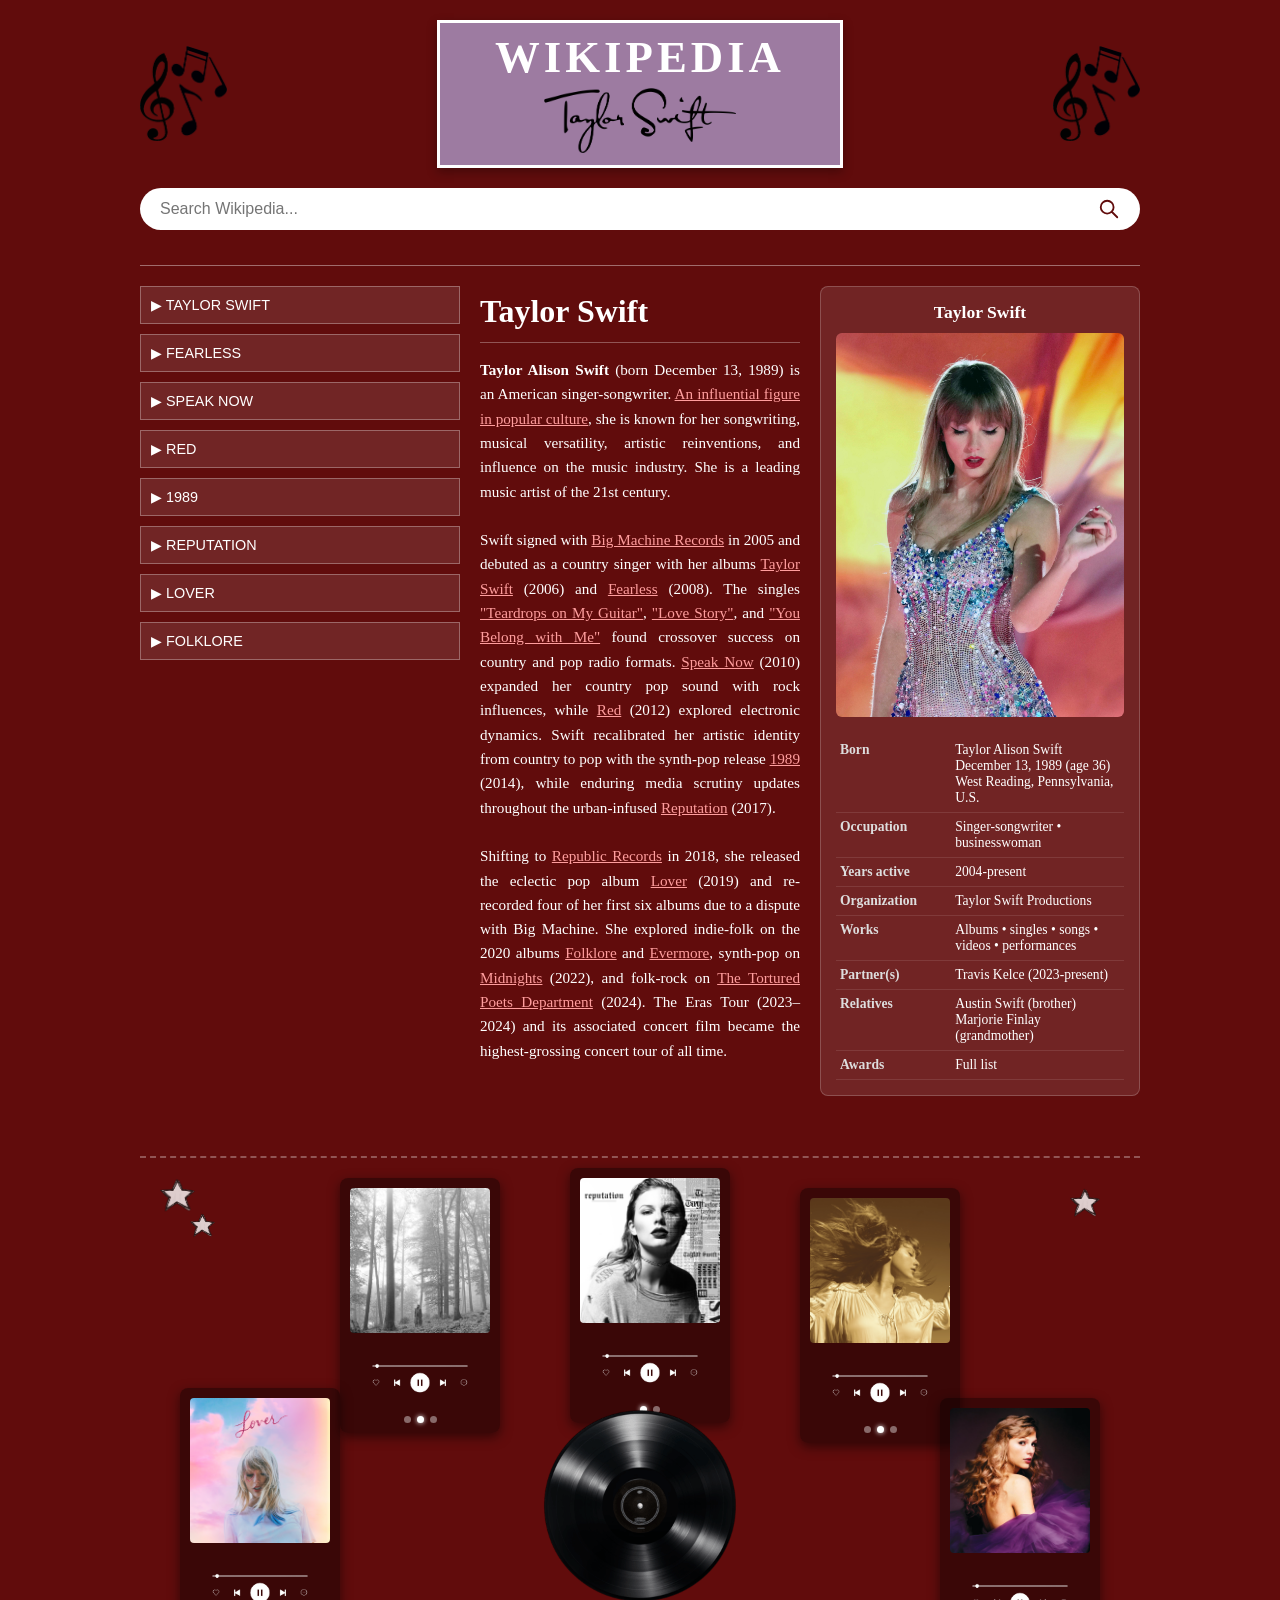
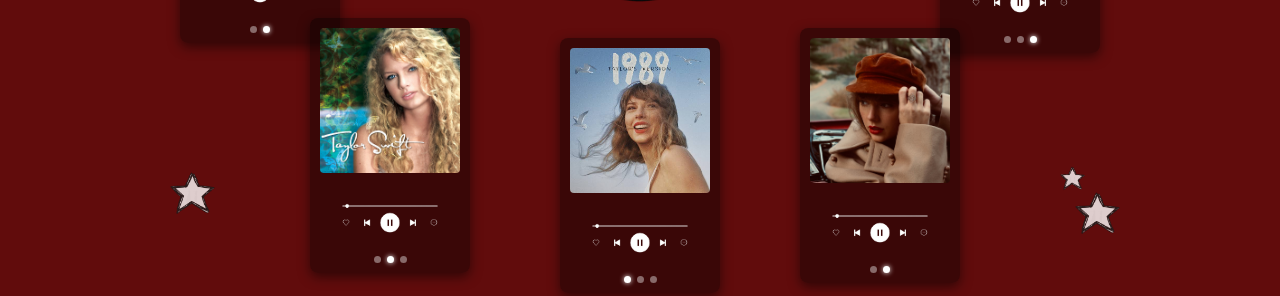
<file: FIGMA2/index.html>
<!DOCTYPE html>
<html lang="en">
<head>
    <meta charset="UTF-8">
    <meta name="viewport" content="width=device-width, initial-scale=1.0">
    <title>Taylor Swift - Wikipedia Inspired Design</title>
    <link rel="stylesheet" href="css/style.css">
</head>
<body>

<div class="container">

    <header>
        <div class="header-top">
            <img src="img\musicnote.png" alt="Music Note Left" class="music-notes">
            <div class="wiki-title-box">
                <div class="wiki-text">WIKIPEDIA</div>
                <img src="img\TSSIGNATURE.png" alt="Taylor Swift Signature" class="ts-signature">
            </div>
            <img src="img\musicnote.png" alt="Music Note Right" class="music-notes">
        </div>

        <div class="search-bar-container">
            <input type="text" class="search-bar" placeholder="Search Wikipedia...">
            <svg class="search-icon" fill="none" stroke="#610c0c" viewBox="0 0 24 24" xmlns="http://www.w3.org/2000/svg">
                <path stroke-linecap="round" stroke-linejoin="round" stroke-width="2" d="M21 21l-6-6m2-5a7 7 0 11-14 0 7 7 0 0114 0z"></path>
            </svg>
        </div>


    <main class="main-wrapper">
        
      <aside class="left-sidebar">
    <a href="debut.html"><button class="sidebar-btn">▶ Taylor Swift</button></a>
    <a href="fearless.html"><button class="sidebar-btn">▶ Fearless</button></a>
    <a href="speaknow.html"><button class="sidebar-btn">▶ Speak Now</button></a>
    <a href="red.html"><button class="sidebar-btn">▶ Red</button></a>
    <a href="1989.html"><button class="sidebar-btn">▶ 1989</button></a>
    <a href="reputation.html"><button class="sidebar-btn">▶ Reputation</button></a>
    <a href="lover.html"><button class="sidebar-btn">▶ Lover</button></a>
    <a href="folklore.html"><button class="sidebar-btn">▶ Folklore</button></a>
    </aside>

        <article class="biography-text">
            <h1 class="bio-title">Taylor Swift</h1>
            <p>
                <strong>Taylor Alison Swift</strong> (born December 13, 1989) is an American singer-songwriter. <a>An influential figure in popular culture</a>, she is known for her songwriting, musical versatility, artistic reinventions, and influence on the music industry. She is a leading music artist of the 21st century.
            </p>
            <br>
            <p>
                Swift signed with <a>Big Machine Records</a> in 2005 and debuted as a country singer with her albums <a>Taylor Swift</a> (2006) and <a>Fearless</a> (2008). The singles <a>"Teardrops on My Guitar"</a>, <a>"Love Story"</a>, and <a>"You Belong with Me"</a> found crossover success on country and pop radio formats. <a>Speak Now</a> (2010) expanded her country pop sound with rock influences, while <a>Red</a> (2012) explored electronic dynamics. Swift recalibrated her artistic identity from country to pop with the synth-pop release <a>1989</a> (2014), while enduring media scrutiny updates throughout the urban-infused <a>Reputation</a> (2017).
            </p>
            <br>
            <p>
                Shifting to <a>Republic Records</a> in 2018, she released the eclectic pop album <a>Lover</a> (2019) and re-recorded four of her first six albums due to a dispute with Big Machine. She explored indie-folk on the 2020 albums <a>Folklore</a> and <a>Evermore</a>, synth-pop on <a>Midnights</a> (2022), and folk-rock on <a>The Tortured Poets Department</a> (2024). The Eras Tour (2023–2024) and its associated concert film became the highest-grossing concert tour of all time.
            </p>
        </article>

        <aside class="infobox">
            <div class="infobox-title">Taylor Swift</div>
            <img src="img\TSHOME.jpg" alt="Taylor Swift Portrait" class="infobox-image">
            
            <table class="infobox-table">
                <tr>
                    <td class="infobox-label">Born</td>
                    <td>Taylor Alison Swift<br>December 13, 1989 (age 36)<br>West Reading, Pennsylvania, U.S.</td>
                </tr>
                <tr>
                    <td class="infobox-label">Occupation</td>
                    <td>Singer-songwriter • businesswoman</td>
                </tr>
                <tr>
                    <td class="infobox-label">Years active</td>
                    <td>2004-present</td>
                </tr>
                <tr>
                    <td class="infobox-label">Organization</td>
                    <td><a>Taylor Swift Productions</a></td>
                </tr>
                <tr>
                    <td class="infobox-label">Works</td>
                    <td><a>Albums</a> • <a>singles</a> • <a>songs</a> • <a>videos</a> • <a>performances</a></td>
                </tr>
                <tr>
                    <td class="infobox-label">Partner(s)</td>
                    <td><a>Travis Kelce</a> (2023-present)</td>
                </tr>
                <tr>
                    <td class="infobox-label">Relatives</td>
                    <td>Austin Swift (brother)<br><a>Marjorie Finlay</a> (grandmother)</td>
                </tr>
                <tr>
                    <td class="infobox-label">Awards</td>
                    <td><a>Full list</a></td>
                </tr>
            </table>
        </aside>
    </main>

    <section class="bottom-section">
        <img src="img\STAR.png" alt="Star Accent" class="star-decoration s-top-left-1">
        <img src="img\STAR.png" alt="Star Accent" class="star-decoration s-top-left-2">
        <img src="img\STAR.png" alt="Star Accent" class="star-decoration s-bottom-left">
        <img src="img\STAR.png" alt="Star Accent" class="star-decoration s-top-right">
        <img src="img\STAR.png" alt="Star Accent" class="star-decoration s-bottom-right-1">
        <img src="img\STAR.png" alt="Star Accent" class="star-decoration s-bottom-right-2">

        <div class="central-vinyl-wrapper">
            <img src="img\DISC.png" alt="Vinyl Record Disc" class="vinyl-disc">
        </div>

        <div class="album-card pos-folklore">
            <a href="folklore.html">
                <img src="img\folklore.png" alt="Folklore Album" class="album-pic">
            </a>
            <img src="img\music2.0.png" alt="Music Player" class="music-player-bar">
            <div class="slider-controls"><span class="dot"></span><span class="dot active"></span><span class="dot"></span></div>
        </div>

        <div class="album-card pos-reputation">
            <a href="reputation.html">
                <img src="img\reputation.png" alt="Reputation Album" class="album-pic">
            </a>
            <img src="img\music2.0.png" alt="Music Player" class="music-player-bar">
            <div class="slider-controls"><span class="dot active"></span><span class="dot"></span></div>
        </div>

        <div class="album-card pos-fearless">
            <a href="fearless.html">
                <img src="img\FEARLESS.png" alt="Fearless Album" class="album-pic">
            </a>
            <img src="img\music2.0.png" alt="Music Player" class="music-player-bar">
            <div class="slider-controls"><span class="dot"></span><span class="dot active"></span><span class="dot"></span></div>
        </div>

        <div class="album-card pos-lover">
            <a href="lover.html">
                <img src="img\lover.png" alt="Lover Album" class="album-pic">
            </a>
            <img src="img\music2.0.png" alt="Music Player" class="music-player-bar">
            <div class="slider-controls"><span class="dot"></span><span class="dot active"></span></div>
        </div>

        <div class="album-card pos-speaknow">
            <a href="speaknow.html">
                <img src="img\SPEAKNOW.jpg" alt="Speak Now Album" class="album-pic">
            </a>
            <img src="img\music2.0.png" alt="Music Player" class="music-player-bar">
            <div class="slider-controls"><span class="dot"></span><span class="dot"></span><span class="dot active"></span></div>
        </div>

        <div class="album-card pos-debut">
            <a href="debut.html">
                <img src="img\DEBUT.jpg" alt="Debut Album" class="album-pic">
            </a>
            <img src="img\music2.0.png" alt="Music Player" class="music-player-bar">
            <div class="slider-controls"><span class="dot"></span><span class="dot active"></span><span class="dot"></span></div>
        </div>

        <div class="album-card pos-1989">
            <a href="1989.html">
                <img src="img\1989.jpg" alt="1989 Album" class="album-pic">
            </a>
            <img src="img\music2.0.png" alt="Music Player" class="music-player-bar">
            <div class="slider-controls"><span class="dot active"></span><span class="dot"></span><span class="dot"></span></div>
        </div>

        <div class="album-card pos-red">
            <a href="red.html">
                <img src="img\RED.jpg" alt="Red Album" class="album-pic">
            </a>
            <img src="img\music2.0.png" alt="Music Player" class="music-player-bar">
            <div class="slider-controls"><span class="dot"></span><span class="dot active"></span></div>
        </div>
    </section>

</div>

<script>
    document.querySelectorAll('.slider-controls').forEach(controlsBox => {
        const dots = controlsBox.querySelectorAll('.dot');
        dots.forEach(dot => {
            dot.addEventListener('click', (e) => {
                e.stopPropagation(); // Prevents clicking dots from activating the link anchor wrapper
                controlsBox.querySelector('.dot.active').classList.remove('active');
                dot.classList.add('active');
            });
        });
    });
</script>
</body>
</html>
</file>
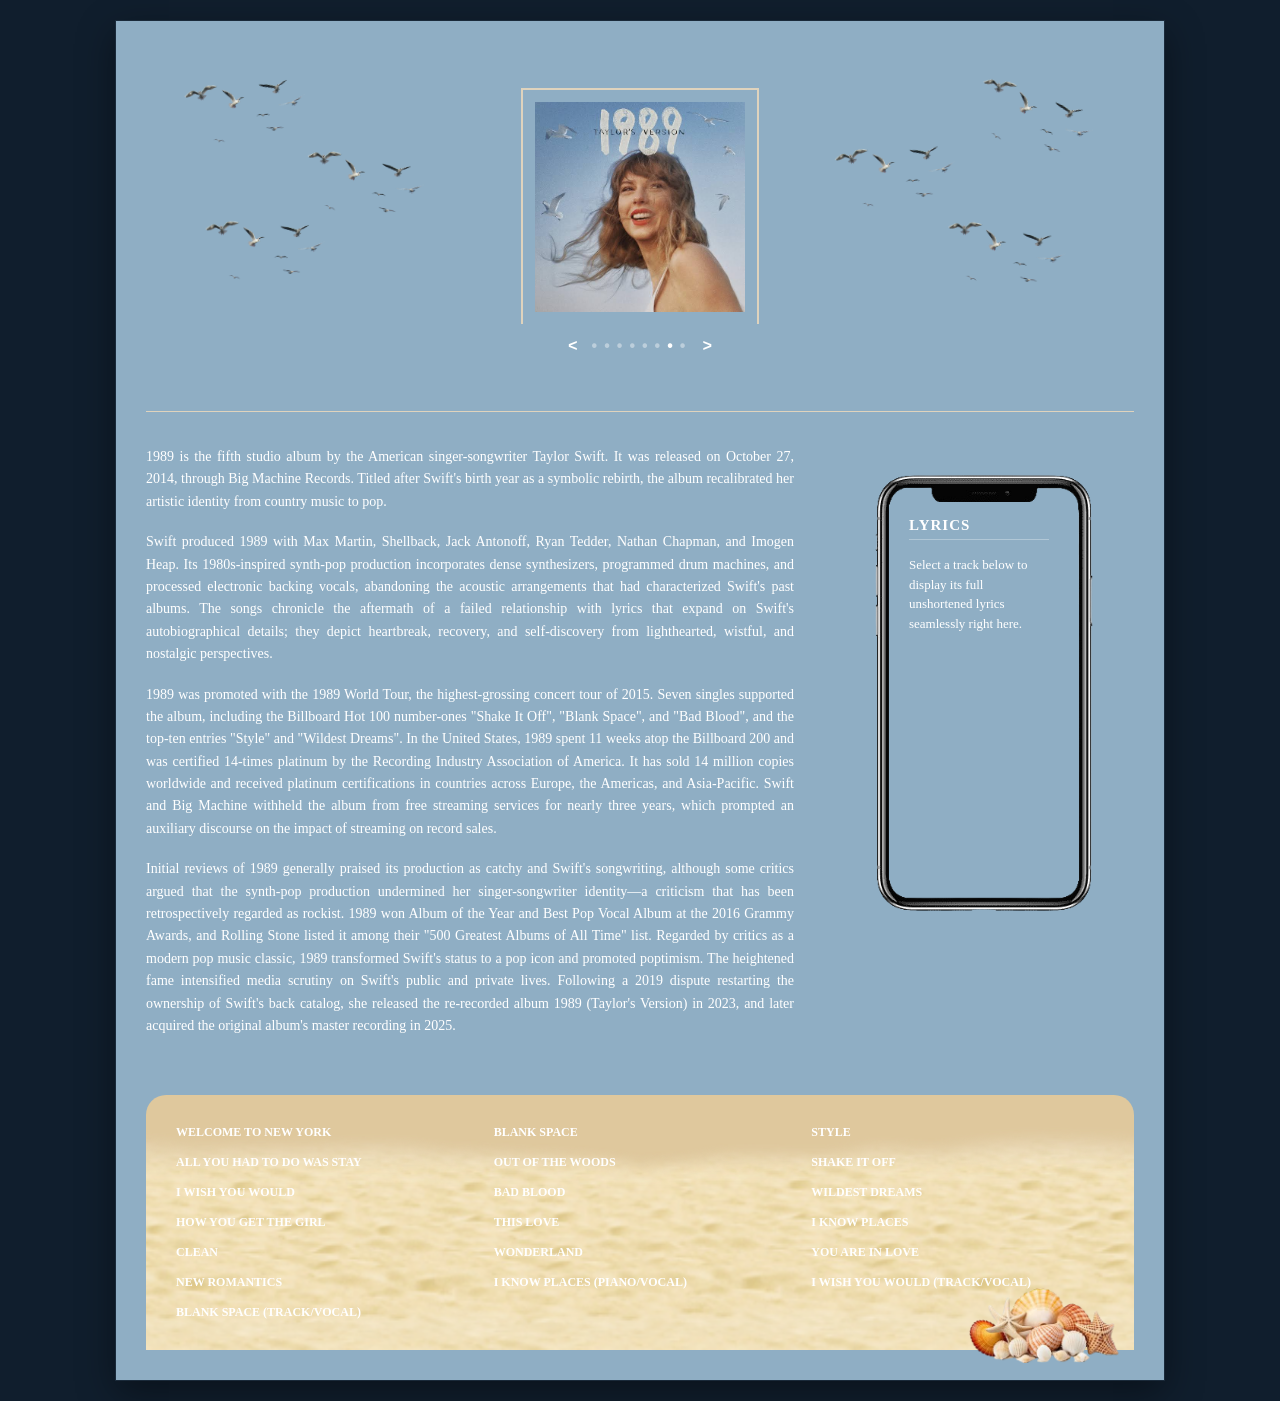
<file: FIGMA2/1989.html>
<!DOCTYPE html>
<html lang="en">
<head>
    <meta charset="UTF-8">
    <meta name="viewport" content="width=device-width, initial-scale=1.0">
    <title>1989 (Taylor's Version)</title>
    <link rel="stylesheet" href="css/style8.css">
</head>
<body>

    <div class="unified-interface-box">
        
        <header class="header-container">
            <img src="img/bird.png" class="bird-scatter scatter-l1" alt="bird decoration">
            <img src="img/bird.png" class="bird-scatter scatter-l2" alt="bird decoration">
            <img src="img/bird.png" class="bird-scatter scatter-l3" alt="bird decoration">
            
            <div class="carousel-box">
                <div class="line-decorator-left"></div>
                
                <a href="index.html" class="album-home-link">
                    <div class="album-border-wrapper">
                        <img src="img/1989.jpg" alt="1989 Album Cover" class="album-cover">
                    </div>
                </a>
                <div class="line-decorator-right"></div>
                
                <div class="carousel-indicators">
                    <a href="red.html" class="carousel-arrow">&lt;</a>
                    
                    <span class="carousel-dots">••••••<span class="active-dot">•</span>•</span>
                    
                    <a href="folklore.html" class="carousel-arrow">&gt;</a>
                </div>
            </div>

            <img src="img/bird.png" class="bird-scatter scatter-r1" alt="bird decoration">
            <img src="img/bird.png" class="bird-scatter scatter-r2" alt="bird decoration">
            <img src="img/bird.png" class="bird-scatter scatter-r3" alt="bird decoration">
        </header>

        <hr class="section-divider">

        <section class="main-content">
            
            <article class="description-column">
                <p>1989 is the fifth studio album by the American singer-songwriter Taylor Swift. It was released on October 27, 2014, through Big Machine Records. Titled after Swift's birth year as a symbolic rebirth, the album recalibrated her artistic identity from country music to pop.</p>
                
                <p>Swift produced 1989 with Max Martin, Shellback, Jack Antonoff, Ryan Tedder, Nathan Chapman, and Imogen Heap. Its 1980s-inspired synth-pop production incorporates dense synthesizers, programmed drum machines, and processed electronic backing vocals, abandoning the acoustic arrangements that had characterized Swift's past albums. The songs chronicle the aftermath of a failed relationship with lyrics that expand on Swift's autobiographical details; they depict heartbreak, recovery, and self-discovery from lighthearted, wistful, and nostalgic perspectives.</p>
                
                <p>1989 was promoted with the 1989 World Tour, the highest-grossing concert tour of 2015. Seven singles supported the album, including the Billboard Hot 100 number-ones "Shake It Off", "Blank Space", and "Bad Blood", and the top-ten entries "Style" and "Wildest Dreams". In the United States, 1989 spent 11 weeks atop the Billboard 200 and was certified 14-times platinum by the Recording Industry Association of America. It has sold 14 million copies worldwide and received platinum certifications in countries across Europe, the Americas, and Asia-Pacific. Swift and Big Machine withheld the album from free streaming services for nearly three years, which prompted an auxiliary discourse on the impact of streaming on record sales.</p>
                
                <p>Initial reviews of 1989 generally praised its production as catchy and Swift's songwriting, although some critics argued that the synth-pop production undermined her singer-songwriter identity—a criticism that has been retrospectively regarded as rockist. 1989 won Album of the Year and Best Pop Vocal Album at the 2016 Grammy Awards, and Rolling Stone listed it among their "500 Greatest Albums of All Time" list. Regarded by critics as a modern pop music classic, 1989 transformed Swift's status to a pop icon and promoted poptimism. The heightened fame intensified media scrutiny on Swift's public and private lives. Following a 2019 dispute restarting the ownership of Swift's back catalog, she released the re-recorded album 1989 (Taylor's Version) in 2023, and later acquired the original album's master recording in 2025.</p>
            </article>

            <aside class="phone-column">
                <div class="phone-wrapper">
                    <img src="img/mobile.png" class="phone-frame-img" alt="Phone Frame Container">
                    
                    <div id="lyrics-window" class="phone-screen">
                        <h3 class="lyrics-header">LYRICS</h3>
                        <div id="lyrics-content">
                            <p>Select a track below to display its full unshortened lyrics seamlessly right here.</p>
                        </div>
                    </div>
                </div>
            </aside>
        </section>

        <footer class="tracks-footer">
            <img src="img/sand.png" class="sand-texture-layer" alt="Sand texture layer">
            
            <div class="tracks-grid">
                <div class="track-link" data-track="welcome-to-new-york">WELCOME TO NEW YORK</div>
                <div class="track-link" data-track="blank-space">BLANK SPACE</div>
                <div class="track-link" data-track="style">STYLE</div>
                <div class="track-link" data-track="all-you-had-to-do-was-stay">ALL YOU HAD TO DO WAS STAY</div>
                <div class="track-link" data-track="out-of-the-woods">OUT OF THE WOODS</div>
                <div class="track-link" data-track="shake-it-off">SHAKE IT OFF</div>
                <div class="track-link" data-track="i-wish-you-would">I WISH YOU WOULD</div>
                <div class="track-link" data-track="bad-blood">BAD BLOOD</div>
                <div class="track-link" data-track="wildest-dreams">WILDEST DREAMS</div>
                <div class="track-link" data-track="how-you-get-the-girl">HOW YOU GET THE GIRL</div>
                <div class="track-link" data-track="this-love">THIS LOVE</div>
                <div class="track-link" data-track="i-know-places">I KNOW PLACES</div>
                <div class="track-link" data-track="clean">CLEAN</div>
                <div class="track-link" data-track="wonderland">WONDERLAND</div>
                <div class="track-link" data-track="you-are-in-love">YOU ARE IN LOVE</div>
                <div class="track-link" data-track="new-romantics">NEW ROMANTICS</div>
                <div class="track-link" data-track="i-know-places-voice">I KNOW PLACES (PIANO/VOCAL)</div>
                <div class="track-link" data-track="i-wish-you-would-voice">I WISH YOU WOULD (TRACK/VOCAL)</div>
                <div class="track-link" data-track="blank-space-voice">BLANK SPACE (TRACK/VOCAL)</div>
            </div>
            
            <img src="img/shells.png" class="seashell-decorator" alt="Seashell Accent Placement">
        </footer>
    </div>

    <script src="js/script1989.js"></script>
</body>
</html>
</file>
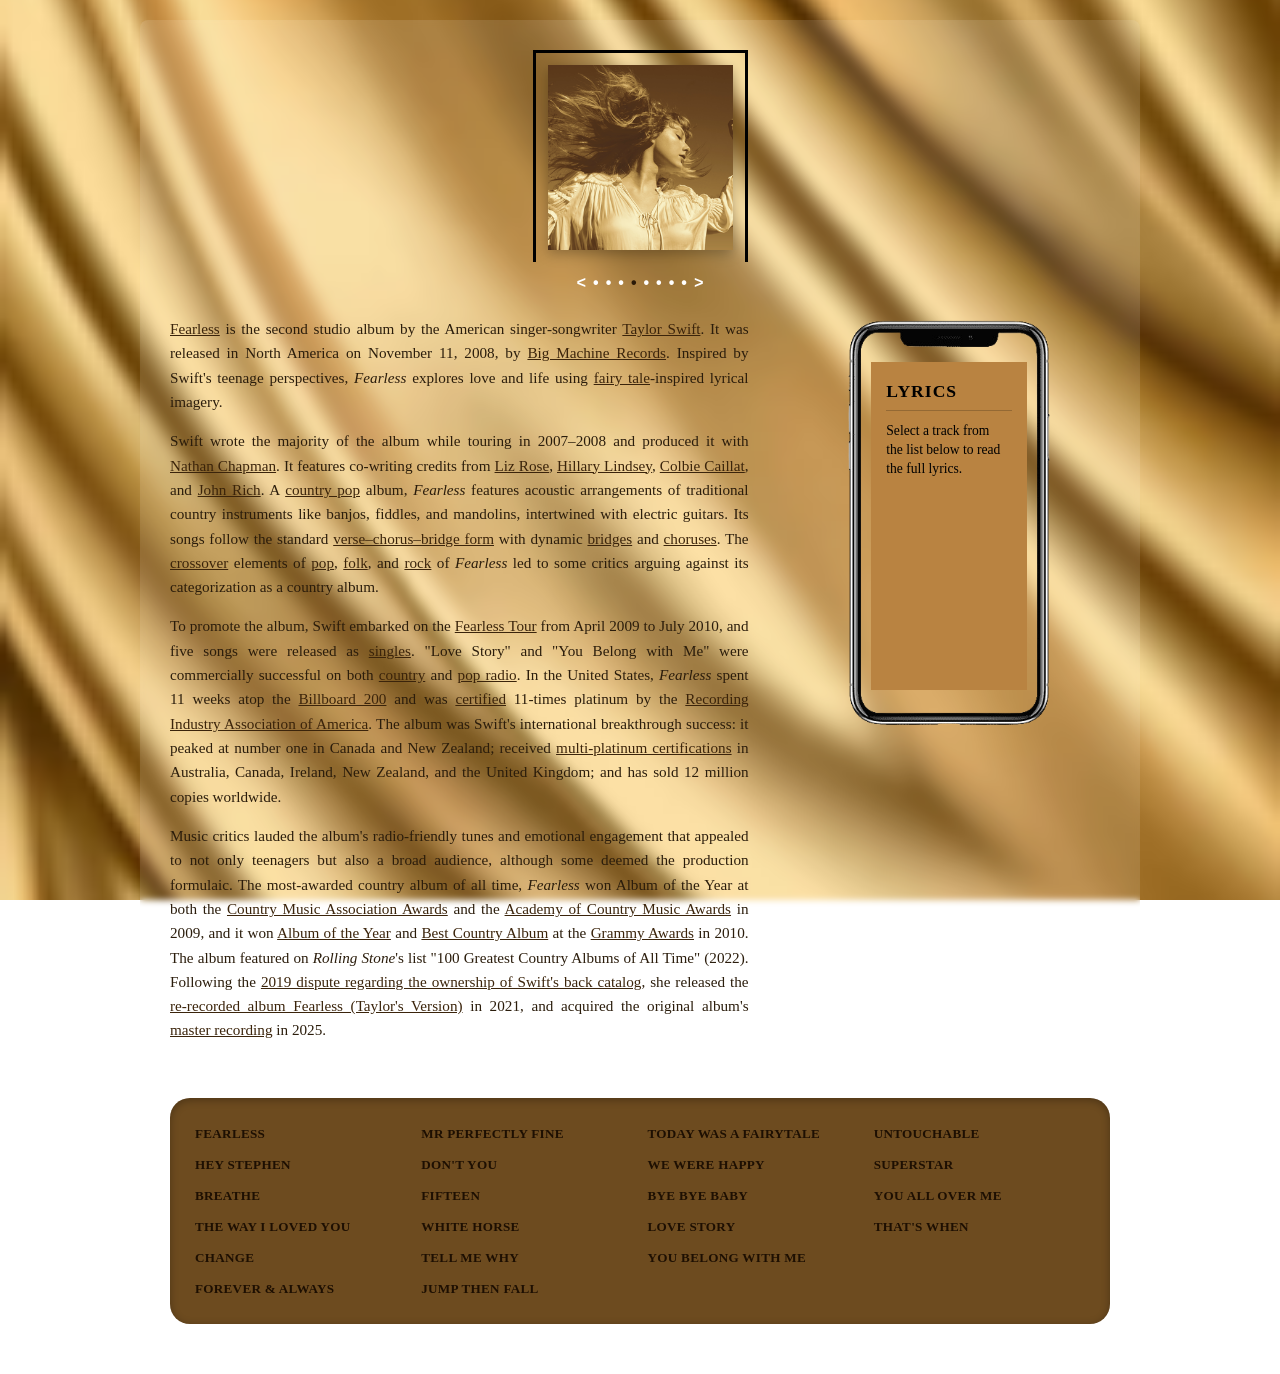
<file: FIGMA2/fearless.html>
<!DOCTYPE html>
<html lang="en">
<head>
    <meta charset="UTF-8">
    <meta name="viewport" content="width=device-width, initial-scale=1.0">
    <title>Fearless Album Showcase</title>
    <link rel="stylesheet" href="css/style5.css">
</head>
<body>

    <img src="img/gold.png" alt="Gold texture background" class="bg-image-layer">

    <div class="wrapper">
        <header class="album-header">
            <div class="carousel-container">
                <a href="index.html" class="album-home-link">
                    <div class="image-frame">
                        <img id="album-display" src="img/FEARLESS.png" alt="Fearless Album Cover" class="album-cover">
                    </div>
                </a>
                
                <div class="carousel-controls" style="display: inline-flex; align-items: center; justify-content: center; white-space: nowrap; gap: 8px;">
                    <a href="lover.html" class="carousel-arrow" style="text-decoration: none; font-family: 'Courier New', Courier, monospace; font-size: 16px; font-weight: bold; color: #ffffff; padding: 0 5px; line-height: 1;">&lt;</a>
                    
                    <span class="carousel-dots" style="display: inline-flex; justify-content: center; width: 85px; white-space: nowrap; letter-spacing: 3px; margin-right: -3px; color: #ffffff; line-height: 1;">•••<span class="active-dot" style="color: #2b1a08; display: inline-block; line-height: 1;">•</span>••••</span>
                    
                    <a href="speaknow.html" class="carousel-arrow" style="text-decoration: none; font-family: 'Courier New', Courier, monospace; font-size: 16px; font-weight: bold; color: #ffffff; padding: 0 5px; line-height: 1;">&gt;</a>
                </div>
            </div>
        </header>

        <main class="main-content">
            <section class="article-section">
                <p>
                    <a href="#">Fearless</a> is the second studio album by the American singer-songwriter <a href="#">Taylor Swift</a>. It was released in North America on November 11, 2008, by <a href="#">Big Machine Records</a>. Inspired by Swift's teenage perspectives, <em>Fearless</em> explores love and life using <a href="#">fairy tale</a>-inspired lyrical imagery.
                </p>
                <p>
                    Swift wrote the majority of the album while touring in 2007–2008 and produced it with <a href="#">Nathan Chapman</a>. It features co-writing credits from <a href="#">Liz Rose</a>, <a href="#">Hillary Lindsey</a>, <a href="#">Colbie Caillat</a>, and <a href="#">John Rich</a>. A <a href="#">country pop</a> album, <em>Fearless</em> features acoustic arrangements of traditional country instruments like banjos, fiddles, and mandolins, intertwined with electric guitars. Its songs follow the standard <a href="#">verse–chorus–bridge form</a> with dynamic <a href="#">bridges</a> and <a href="#">choruses</a>. The <a href="#">crossover</a> elements of <a href="#">pop</a>, <a href="#">folk</a>, and <a href="#">rock</a> of <em>Fearless</em> led to some critics arguing against its categorization as a country album.
                </p>
                <p>
                    To promote the album, Swift embarked on the <a href="#">Fearless Tour</a> from April 2009 to July 2010, and five songs were released as <a href="#">singles</a>. "Love Story" and "You Belong with Me" were commercially successful on both <a href="#">country</a> and <a href="#">pop radio</a>. In the United States, <em>Fearless</em> spent 11 weeks atop the <a href="#">Billboard 200</a> and was <a href="#">certified</a> 11-times platinum by the <a href="#">Recording Industry Association of America</a>. The album was Swift's international breakthrough success: it peaked at number one in Canada and New Zealand; received <a href="#">multi-platinum certifications</a> in Australia, Canada, Ireland, New Zealand, and the United Kingdom; and has sold 12 million copies worldwide.
                </p>
                <p>
                    Music critics lauded the album's radio-friendly tunes and emotional engagement that appealed to not only teenagers but also a broad audience, although some deemed the production formulaic. The most-awarded country album of all time, <em>Fearless</em> won Album of the Year at both the <a href="#">Country Music Association Awards</a> and the <a href="#">Academy of Country Music Awards</a> in 2009, and it won <a href="#">Album of the Year</a> and <a href="#">Best Country Album</a> at the <a href="#">Grammy Awards</a> in 2010. The album featured on <em>Rolling Stone</em>'s list "100 Greatest Country Albums of All Time" (2022). Following the <a href="#">2019 dispute regarding the ownership of Swift's back catalog</a>, she released the <a href="#">re-recorded album Fearless (Taylor's Version)</a> in 2021, and acquired the original album's <a href="#">master recording</a> in 2025.
                </p>
            </section>

            <section class="phone-section" id="mobile-view">
                <div class="smartphone-container">
                    <img src="img/mobile.png" alt="Phone Frame" class="phone-frame-img">
                    <div class="screen-content">
                        <h3 id="lyrics-title">LYRICS</h3>
                        <div class="lyrics-text-window" id="lyrics-window">
                            <p>Select a track from the list below to read the full lyrics.</p>
                        </div>
                    </div>
                </div>
            </section>
        </main>

        <footer class="tracklist-footer">
            <div class="tracklist-grid">
                <div class="track-col">
                    <a href="#" class="track-link accent" data-track="fearless">FEARLESS</a>
                    <a href="#" class="track-link" data-track="hey-stephen">HEY STEPHEN</a>
                    <a href="#" class="track-link" data-track="breathe">BREATHE</a>
                    <a href="#" class="track-link" data-track="the-way-i-loved-you">THE WAY I LOVED YOU</a>
                    <a href="#" class="track-link" data-track="change">CHANGE</a>
                    <a href="#" class="track-link" data-track="forever-always">FOREVER & ALWAYS</a>
                </div>
                <div class="track-col">
                    <a href="#" class="track-link" data-track="mr-perfectly-fine">MR PERFECTLY FINE</a>
                    <a href="#" class="track-link" data-track="dont-you">DON'T YOU</a>
                    <a href="#" class="track-link" data-track="fifteen">FIFTEEN</a>
                    <a href="#" class="track-link" data-track="white-horse">WHITE HORSE</a>
                    <a href="#" class="track-link" data-track="tell-me-why">TELL ME WHY</a>
                    <a href="#" class="track-link" data-track="jump-then-fall">JUMP THEN FALL</a>
                </div>
                <div class="track-col">
                    <a href="#" class="track-link" data-track="today-was-a-fairytale">TODAY WAS A FAIRYTALE</a>
                    <a href="#" class="track-link" data-track="we-were-happy">WE WERE HAPPY</a>
                    <a href="#" class="track-link" data-track="bye-bye-baby">BYE BYE BABY</a>
                    <a href="#" class="track-link" data-track="love-story">LOVE STORY</a>
                    <a href="#" class="track-link" data-track="you-belong-with-me">YOU BELONG WITH ME</a>
                </div>
                <div class="track-col">
                    <a href="#" class="track-link" data-track="untouchable">UNTOUCHABLE</a>
                    <a href="#" class="track-link" data-track="superstar">SUPERSTAR</a>
                    <a href="#" class="track-link" data-track="you-all-over-me">YOU ALL OVER ME</a>
                    <a href="#" class="track-link" data-track="thats-when">THAT'S WHEN</a>
                </div>
            </div>
        </footer>
    </div>

    <script src="js/scriptfearless.js"></script>
</body>
</html>
</file>
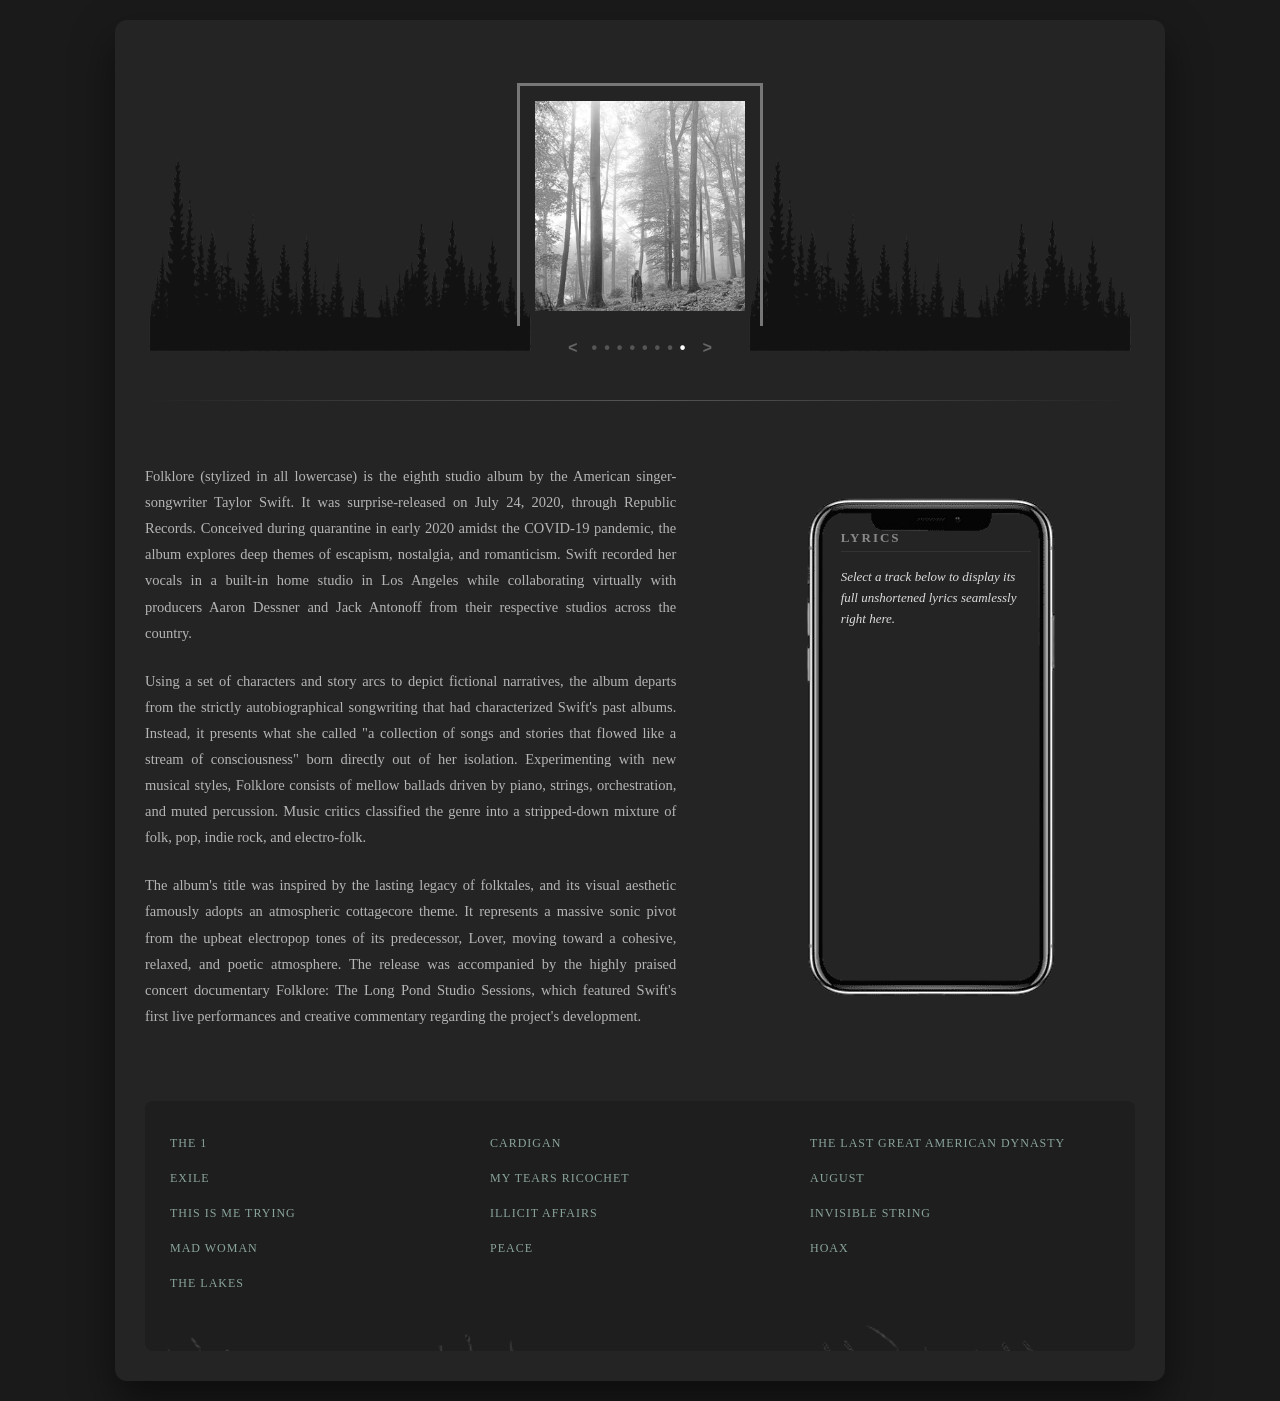
<file: FIGMA2/folklore.html>
<!DOCTYPE html>
<html lang="en">
<head>
    <meta charset="UTF-8">
    <meta name="viewport" content="width=device-width, initial-scale=1.0">
    <title>Folklore (Taylor's Version)</title>
    <link rel="stylesheet" href="css/style9.css">
</head>
<body>

    <div class="unified-interface-box">
        
        <header class="header-container">
            <div class="carousel-box">
                <div class="line-decorator-left"></div>
                
                <a href="index.html" class="album-home-link">
                    <div class="album-border-wrapper">
                        <img src="img/folklore.png" alt="Folklore Album Cover" class="album-cover">
                    </div>
                </a>
                <div class="line-decorator-right"></div>
                
                <div class="carousel-indicators">
                    <a href="1989.html" class="carousel-arrow">&lt;</a>
                    
                    <span class="carousel-dots">•••••••<span class="active-dot">•</span></span>
                    
                    <a href="reputation.html" class="carousel-arrow">&gt;</a>
                </div>
            </div>
        </header>

        <div class="border-tree-zone">
            <img src="img/blacktree.png" class="forest-trees left-trees" alt="Forest line left">
            <hr class="section-divider">
            <img src="img/blacktree.png" class="forest-trees right-trees" alt="Forest line right">
        </div>

        <main class="main-content">
            <article class="description-column">
                <p>Folklore (stylized in all lowercase) is the eighth studio album by the American singer-songwriter Taylor Swift. It was surprise-released on July 24, 2020, through Republic Records. Conceived during quarantine in early 2020 amidst the COVID-19 pandemic, the album explores deep themes of escapism, nostalgia, and romanticism. Swift recorded her vocals in a built-in home studio in Los Angeles while collaborating virtually with producers Aaron Dessner and Jack Antonoff from their respective studios across the country.</p>
                
                <p>Using a set of characters and story arcs to depict fictional narratives, the album departs from the strictly autobiographical songwriting that had characterized Swift's past albums. Instead, it presents what she called "a collection of songs and stories that flowed like a stream of consciousness" born directly out of her isolation. Experimenting with new musical styles, Folklore consists of mellow ballads driven by piano, strings, orchestration, and muted percussion. Music critics classified the genre into a stripped-down mixture of folk, pop, indie rock, and electro-folk.</p>
                
                <p>The album's title was inspired by the lasting legacy of folktales, and its visual aesthetic famously adopts an atmospheric cottagecore theme. It represents a massive sonic pivot from the upbeat electropop tones of its predecessor, Lover, moving toward a cohesive, relaxed, and poetic atmosphere. The release was accompanied by the highly praised concert documentary Folklore: The Long Pond Studio Sessions, which featured Swift's first live performances and creative commentary regarding the project's development.</p>
            </article>

            <aside class="phone-column">
                <div class="phone-wrapper">
                    <img src="img/mobile.png" alt="Phone Interface Mockup" class="phone-hardware">
                    
                    <div id="lyrics-window" class="phone-screen">
                        <h3 class="lyrics-header">LYRICS</h3>
                        <div id="lyrics-content">
                            <p>Select a track below to display its full unshortened lyrics seamlessly right here.</p>
                        </div>
                    </div>
                </div>
            </aside>
        </main>

        <footer class="tracks-footer">
            <div class="tracks-grid">
                <div class="track-link" data-track="the-1">THE 1</div>
                <div class="track-link" data-track="cardigan">CARDIGAN</div>
                <div class="track-link" data-track="the-last-great-american-dynasty">THE LAST GREAT AMERICAN DYNASTY</div>
                <div class="track-link" data-track="exile">EXILE</div>
                <div class="track-link" data-track="my-tears-ricochet">MY TEARS RICOCHET</div>
                
                <div class="track-link" data-track="august">AUGUST</div>
                <div class="track-link" data-track="this-is-me-trying">THIS IS ME TRYING</div>
                <div class="track-link" data-track="illicit-affairs">ILLICIT AFFAIRS</div>
                <div class="track-link" data-track="invisible-string">INVISIBLE STRING</div>
                <div class="track-link" data-track="mad-woman">MAD WOMAN</div>
                
                <div class="track-link" data-track="peace">PEACE</div>
                <div class="track-link" data-track="hoax">HOAX</div>
                <div class="track-link" data-track="the-lakes">THE LAKES</div>
            </div>
            
            <img src="img/blackgrass.png" class="fog-decorator" alt="Grounded Grass Accent Overlay">
        </footer>
    </div>

    <script src="js/scriptfolklore.js"></script>
</body>
</html>
</file>
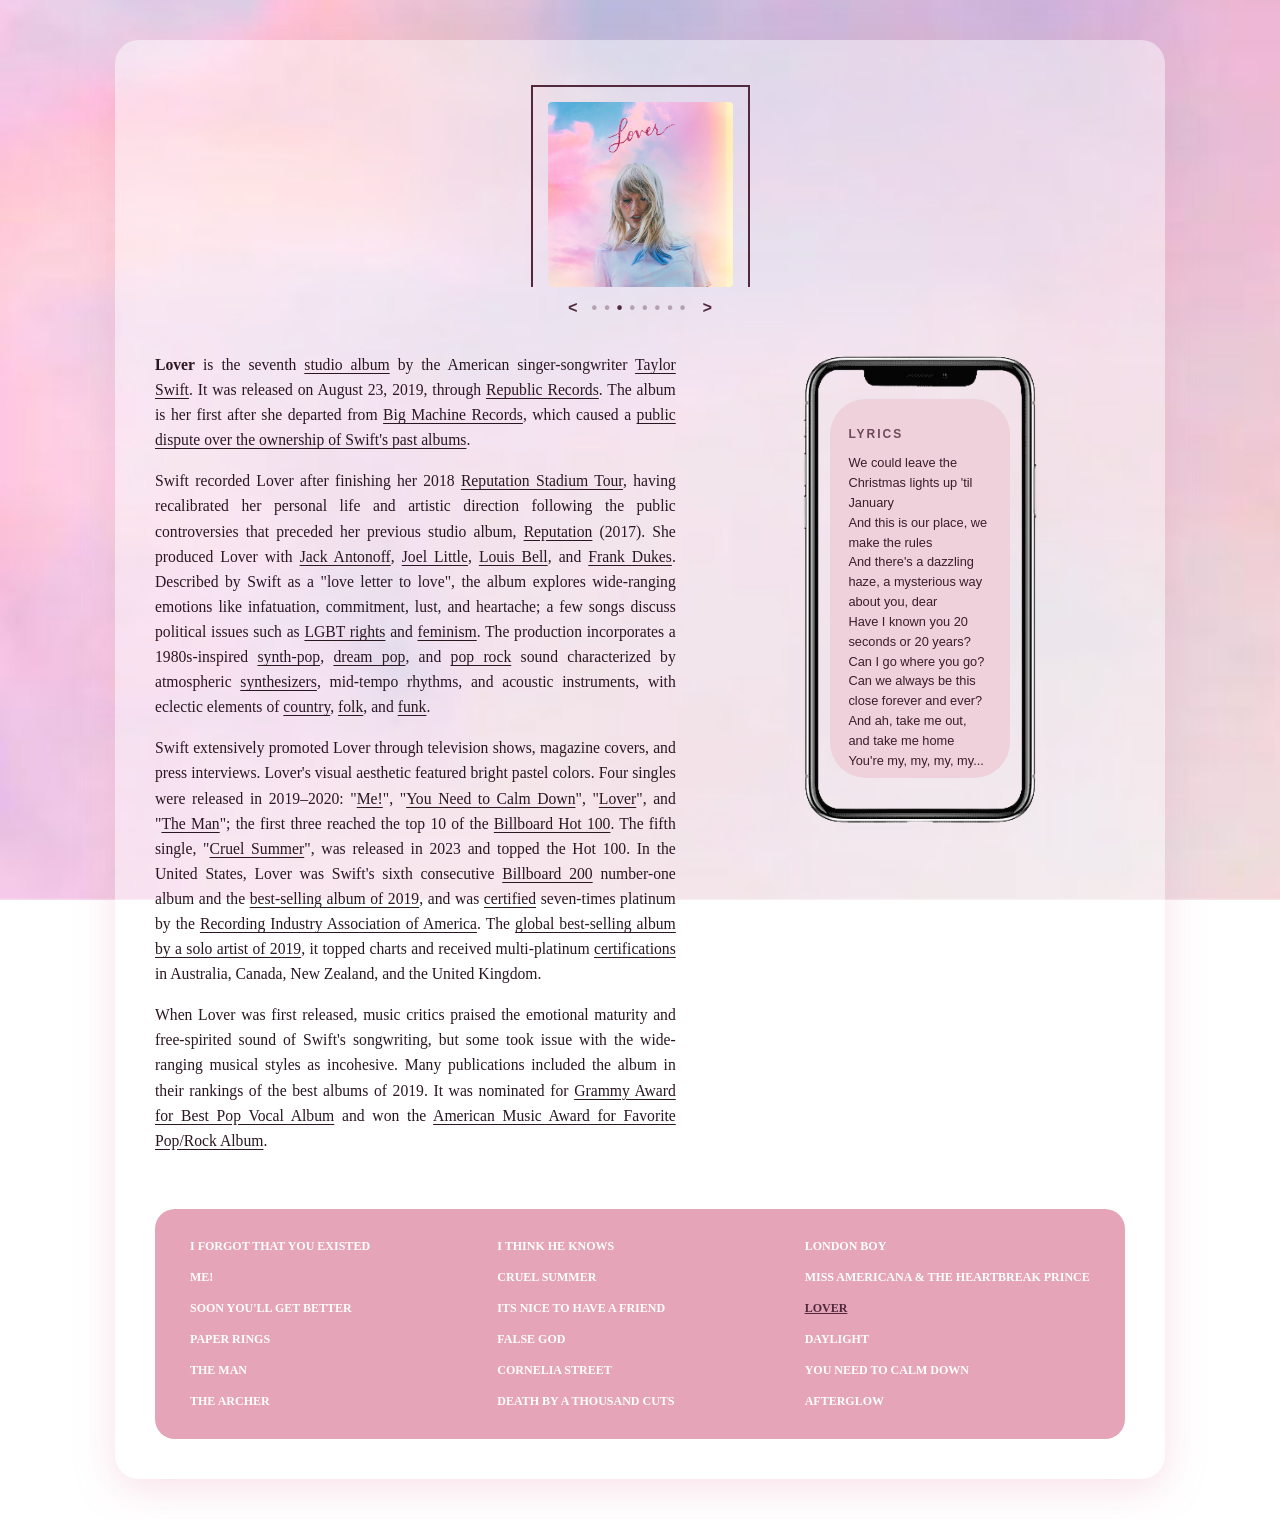
<file: FIGMA2/lover.html>
<!DOCTYPE html>
<html lang="en">
<head>
    <meta charset="UTF-8">
    <meta name="viewport" content="width=device-width, initial-scale=1.0">
    <title>Taylor Swift - Lover</title>
    <link rel="stylesheet" href="css/style4.css">
</head>
<body>

    <img src="img/loverwall.jpg" alt="Lover theme background" class="bg-image-container">

    <div class="glitter-border top-glitter"></div>

    <div class="container">
        <div class="main-card-box lover-theme">
            
            <header class="header lover-header-layout">
                <div class="side-decor"></div>

                <div class="album-section">
                    <div class="album-frame-lover">
                        <div class="album-top-line-wrap">
                            <a href="index.html" class="album-home-link">
                                <img src="img/lover.png" alt="Lover Album Cover" class="album-picture">
                            </a>
                        </div>
                    </div>
                    
                    <div class="carousel-nav-container">
                        <a href="debut.html" class="carousel-arrow">&lt;</a>
                        
                        <span class="carousel-dots">••<span class="active-dot">•</span>•••••</span>
                        
                        <a href="fearless.html" class="carousel-arrow">&gt;</a>
                    </div>
                </div>

                <div class="side-decor"></div>
            </header>

            <main class="content-wrapper">
                <section class="biography">
                    <p><strong>Lover</strong> is the seventh <span class="u">studio album</span> by the American singer-songwriter <span class="u">Taylor Swift</span>. It was released on August 23, 2019, through <span class="u">Republic Records</span>. The album is her first after she departed from <span class="u">Big Machine Records</span>, which caused a <span class="u">public dispute over the ownership of Swift's past albums</span>.</p>
                    
                    <p>Swift recorded Lover after finishing her 2018 <span class="u">Reputation Stadium Tour</span>, having recalibrated her personal life and artistic direction following the public controversies that preceded her previous studio album, <span class="u">Reputation</span> (2017). She produced Lover with <span class="u">Jack Antonoff</span>, <span class="u">Joel Little</span>, <span class="u">Louis Bell</span>, and <span class="u">Frank Dukes</span>. Described by Swift as a "love letter to love", the album explores wide-ranging emotions like infatuation, commitment, lust, and heartache; a few songs discuss political issues such as <span class="u">LGBT rights</span> and <span class="u">feminism</span>. The production incorporates a 1980s-inspired <span class="u">synth-pop</span>, <span class="u">dream pop</span>, and <span class="u">pop rock</span> sound characterized by atmospheric <span class="u">synthesizers</span>, mid-tempo rhythms, and acoustic instruments, with eclectic elements of <span class="u">country</span>, <span class="u">folk</span>, and <span class="u">funk</span>.</p>

                    <p>Swift extensively promoted Lover through television shows, magazine covers, and press interviews. Lover's visual aesthetic featured bright pastel colors. Four singles were released in 2019–2020: "<span class="u">Me!</span>", "<span class="u">You Need to Calm Down</span>", "<span class="u">Lover</span>", and "<span class="u">The Man</span>"; the first three reached the top 10 of the <span class="u">Billboard Hot 100</span>. The fifth single, "<span class="u">Cruel Summer</span>", was released in 2023 and topped the Hot 100. In the United States, Lover was Swift's sixth consecutive <span class="u">Billboard 200</span> number-one album and the <span class="u">best-selling album of 2019</span>, and was <span class="u">certified</span> seven-times platinum by the <span class="u">Recording Industry Association of America</span>. The <span class="u">global best-selling album by a solo artist of 2019</span>, it topped charts and received multi-platinum <span class="u">certifications</span> in Australia, Canada, New Zealand, and the United Kingdom.</p>

                    <p>When Lover was first released, music critics praised the emotional maturity and free-spirited sound of Swift's songwriting, but some took issue with the wide-ranging musical styles as incohesive. Many publications included the album in their rankings of the best albums of 2019. It was nominated for <span class="u">Grammy Award for Best Pop Vocal Album</span> and won the <span class="u">American Music Award for Favorite Pop/Rock Album</span>.</p>
                </section>

                <section class="phone-section">
                    <div class="phone-container">
                        <img src="img/mobile.png" alt="Phone Display Shell" class="phone-image">
                        <div class="lyrics-screen lover-lyrics-bg">
                            <span class="lyrics-label lover-label-color">LYRICS</span>
                            <div id="lyrics-content">We could leave the Christmas lights up 'til January
And this is our place, we make the rules
And there's a dazzling haze, a mysterious way about you, dear
Have I known you 20 seconds or 20 years?
Can I go where you go?
Can we always be this close forever and ever?
And ah, take me out, and take me home
You're my, my, my, my...
Lover</div>
                        </div>
                    </div>
                </section>
            </main>

            <footer class="tracklist-box lover-tracks">
                <div class="tracklist-grid">
                    <div class="song" data-song="iforgotthatyouexisted">I FORGOT THAT YOU EXISTED</div>
                    <div class="song" data-song="ithinkheknows">I THINK HE KNOWS</div>
                    <div class="song" data-song="londonboy">LONDON BOY</div>
                    <div class="song" data-song="me">ME!</div>
                    <div class="song" data-song="cruelsummer">CRUEL SUMMER</div>
                    <div class="song" data-song="missamericana">MISS AMERICANA & THE HEARTBREAK PRINCE</div>
                    <div class="song" data-song="soonyoullgetbetter">SOON YOU'LL GET BETTER</div>
                    <div class="song" data-song="itsnicetohaveafriend">ITS NICE TO HAVE A FRIEND</div>
                    <div class="song active" data-song="lover">LOVER</div>
                    <div class="song" data-song="paperrings">PAPER RINGS</div>
                    <div class="song" data-song="falsegod">FALSE GOD</div>
                    <div class="song" data-song="daylight">DAYLIGHT</div>
                    <div class="song" data-song="theman">THE MAN</div>
                    <div class="song" data-song="corneliastreet">CORNELIA STREET</div>
                    <div class="song" data-song="youneedtocalmdown">YOU NEED TO CALM DOWN</div>
                    <div class="song" data-song="thearcher">THE ARCHER</div>
                    <div class="song" data-song="deathbyathousandcuts">DEATH BY A THOUSAND CUTS</div>
                    <div class="song" data-song="afterglow">AFTERGLOW</div>
                </div>
            </footer>

        </div>
    </div>

    <div class="glitter-border bottom-glitter"></div>

    <script src="js/scriptlover.js"></script>
</body>
</html>
</file>
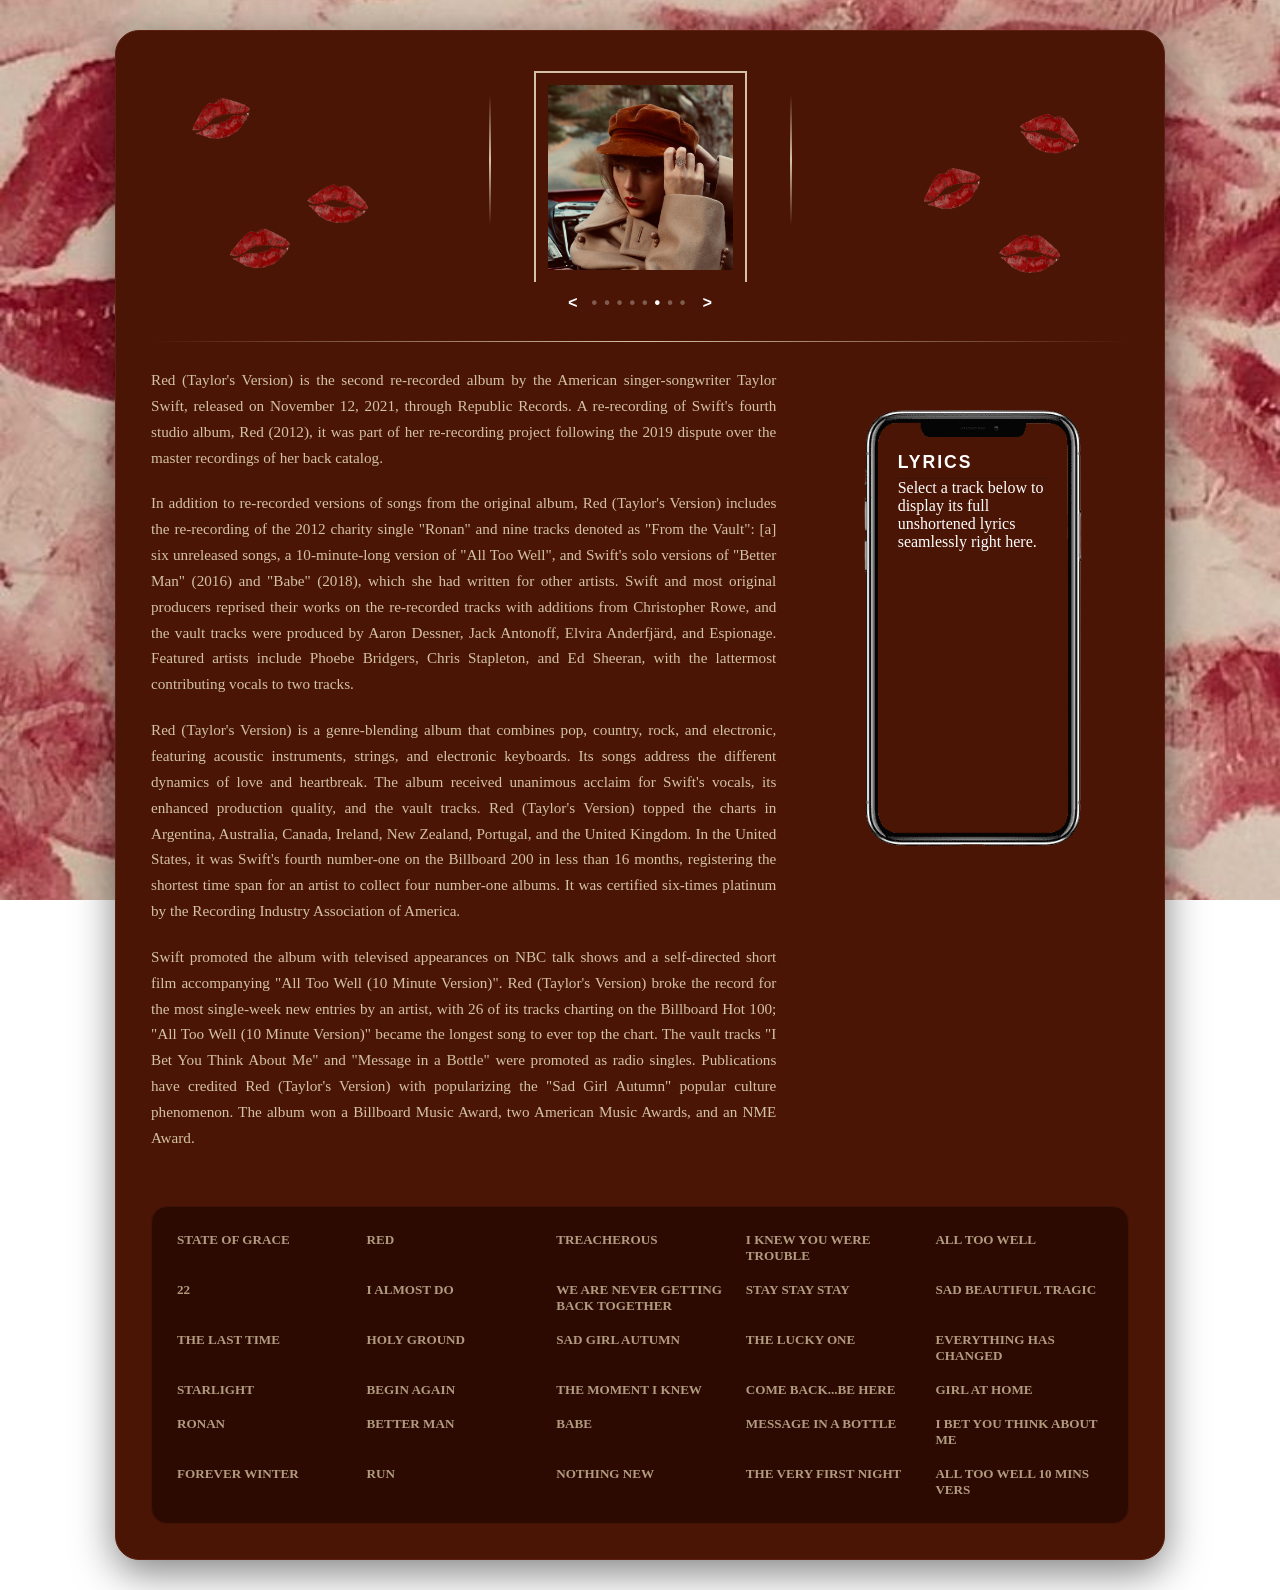
<file: FIGMA2/red.html>
<!DOCTYPE html>
<html lang="en">
<head>
    <meta charset="UTF-8">
    <meta name="viewport" content="width=device-width, initial-scale=1.0">
    <title>Red (Taylor's Version)</title>
    <link rel="stylesheet" href="css/style7.css">
</head>
<body>

    <img src="img/warmwall.jpg" alt="Warm theme background" class="bg-image-layer">

    <div class="unified-interface-box">
        
        <header class="header-container">
            <div class="kiss-scatter scatter-l1"><img src="img/cium.png" alt="Kiss Decor"></div>
            <div class="kiss-scatter scatter-l2"><img src="img/cium.png" alt="Kiss Decor"></div>
            <div class="kiss-scatter scatter-l3"><img src="img/cium.png" alt="Kiss Decor"></div>
            
            <div class="carousel-box">
                <div class="line-decorator-left"></div>
                
                <a href="index.html" class="album-home-link">
                    <div class="album-border-wrapper">
                        <img src="img/RED.jpg" alt="Red Album Cover" class="album-cover">
                    </div>
                </a>
                <div class="line-decorator-right"></div>

                <div class="carousel-indicators">
                    <a href="speaknow.html" class="carousel-arrow">&lt;</a>
                    
                    <span class="carousel-dots">•••••<span class="active-dot">•</span>••</span>
                    
                    <a href="1989.html" class="carousel-arrow">&gt;</a>
                </div>
            </div>

            <div class="kiss-scatter scatter-r1"><img src="img/cium.png" alt="Kiss Decor"></div>
            <div class="kiss-scatter scatter-r2"><img src="img/cium.png" alt="Kiss Decor"></div>
            <div class="kiss-scatter scatter-r3"><img src="img/cium.png" alt="Kiss Decor"></div>
        </header>

        <hr class="section-divider">

        <section class="main-content">
            
            <article class="description-column">
                <p>Red (Taylor's Version) is the second re-recorded album by the American singer-songwriter Taylor Swift, released on November 12, 2021, through Republic Records. A re-recording of Swift's fourth studio album, Red (2012), it was part of her re-recording project following the 2019 dispute over the master recordings of her back catalog.</p>
                
                <p>In addition to re-recorded versions of songs from the original album, Red (Taylor's Version) includes the re-recording of the 2012 charity single "Ronan" and nine tracks denoted as "From the Vault": [a] six unreleased songs, a 10-minute-long version of "All Too Well", and Swift's solo versions of "Better Man" (2016) and "Babe" (2018), which she had written for other artists. Swift and most original producers reprised their works on the re-recorded tracks with additions from Christopher Rowe, and the vault tracks were produced by Aaron Dessner, Jack Antonoff, Elvira Anderfjärd, and Espionage. Featured artists include Phoebe Bridgers, Chris Stapleton, and Ed Sheeran, with the lattermost contributing vocals to two tracks.</p>
                
                <p>Red (Taylor's Version) is a genre-blending album that combines pop, country, rock, and electronic, featuring acoustic instruments, strings, and electronic keyboards. Its songs address the different dynamics of love and heartbreak. The album received unanimous acclaim for Swift's vocals, its enhanced production quality, and the vault tracks. Red (Taylor's Version) topped the charts in Argentina, Australia, Canada, Ireland, New Zealand, Portugal, and the United Kingdom. In the United States, it was Swift's fourth number-one on the Billboard 200 in less than 16 months, registering the shortest time span for an artist to collect four number-one albums. It was certified six-times platinum by the Recording Industry Association of America.</p>
                
                <p>Swift promoted the album with televised appearances on NBC talk shows and a self-directed short film accompanying "All Too Well (10 Minute Version)". Red (Taylor's Version) broke the record for the most single-week new entries by an artist, with 26 of its tracks charting on the Billboard Hot 100; "All Too Well (10 Minute Version)" became the longest song to ever top the chart. The vault tracks "I Bet You Think About Me" and "Message in a Bottle" were promoted as radio singles. Publications have credited Red (Taylor's Version) with popularizing the "Sad Girl Autumn" popular culture phenomenon. The album won a Billboard Music Award, two American Music Awards, and an NME Award.</p>
            </article>

            <aside class="phone-column">
                <div class="phone-wrapper">
                    <img src="img/mobile.png" alt="Phone Frame" class="phone-frame-img">
                    <div id="lyrics-window" class="phone-screen">
                        <h3 class="lyrics-header">LYRICS</h3>
                        <div id="lyrics-content">
                            <p>Select a track below to display its full unshortened lyrics seamlessly right here.</p>
                        </div>
                    </div>
                </div>
            </aside>
        </section>

        <footer class="tracks-footer">
            <div class="tracks-grid">
                <div class="track-link" data-track="state-of-grace">STATE OF GRACE</div>
                <div class="track-link" data-track="red">RED</div>
                <div class="track-link" data-track="treacherous">TREACHEROUS</div>
                <div class="track-link" data-track="i-knew-you-were-trouble">I KNEW YOU WERE TROUBLE</div>
                <div class="track-link" data-track="all-too-well">ALL TOO WELL</div>
                <div class="track-link" data-track="22">22</div>
                <div class="track-link" data-track="i-almost-do">I ALMOST DO</div>
                <div class="track-link" data-track="we-are-never-getting-back-together">WE ARE NEVER GETTING BACK TOGETHER</div>
                <div class="track-link" data-track="stay-stay-stay">STAY STAY STAY</div>
                <div class="track-link" data-track="sad-beautiful-tragic">SAD BEAUTIFUL TRAGIC</div>
                <div class="track-link" data-track="the-last-time">THE LAST TIME</div>
                <div class="track-link" data-track="holy-ground">HOLY GROUND</div>
                <div class="track-link" data-track="sad-girl-autumn">SAD GIRL AUTUMN</div>
                <div class="track-link" data-track="the-lucky-one">THE LUCKY ONE</div>
                <div class="track-link" data-track="everything-has-changed">EVERYTHING HAS CHANGED</div>
                <div class="track-link" data-track="starlight">STARLIGHT</div>
                <div class="track-link" data-track="begin-again">BEGIN AGAIN</div>
                <div class="track-link" data-track="the-moment-i-knew">THE MOMENT I KNEW</div>
                <div class="track-link" data-track="come-back-be-here">COME BACK...BE HERE</div>
                <div class="track-link" data-track="girl-at-home">GIRL AT HOME</div>
                <div class="track-link" data-track="ronan">RONAN</div>
                <div class="track-link" data-track="better-man">BETTER MAN</div>
                <div class="track-link" data-track="babe">BABE</div>
                <div class="track-link" data-track="message-in-a-bottle">MESSAGE IN A BOTTLE</div>
                <div class="track-link" data-track="i-bet-you-think-about-me">I BET YOU THINK ABOUT ME</div>
                <div class="track-link" data-track="forever-winter">FOREVER WINTER</div>
                <div class="track-link" data-track="run">RUN</div>
                <div class="track-link" data-track="nothing-new">NOTHING NEW</div>
                <div class="track-link" data-track="the-very-first-night">THE VERY FIRST NIGHT</div>
                <div class="track-link" data-track="all-too-well-10">ALL TOO WELL 10 MINS VERS</div>
            </div>
        </footer>
    </div>

    <script src="js/scriptred.js"></script>
</body>
</html>
</file>
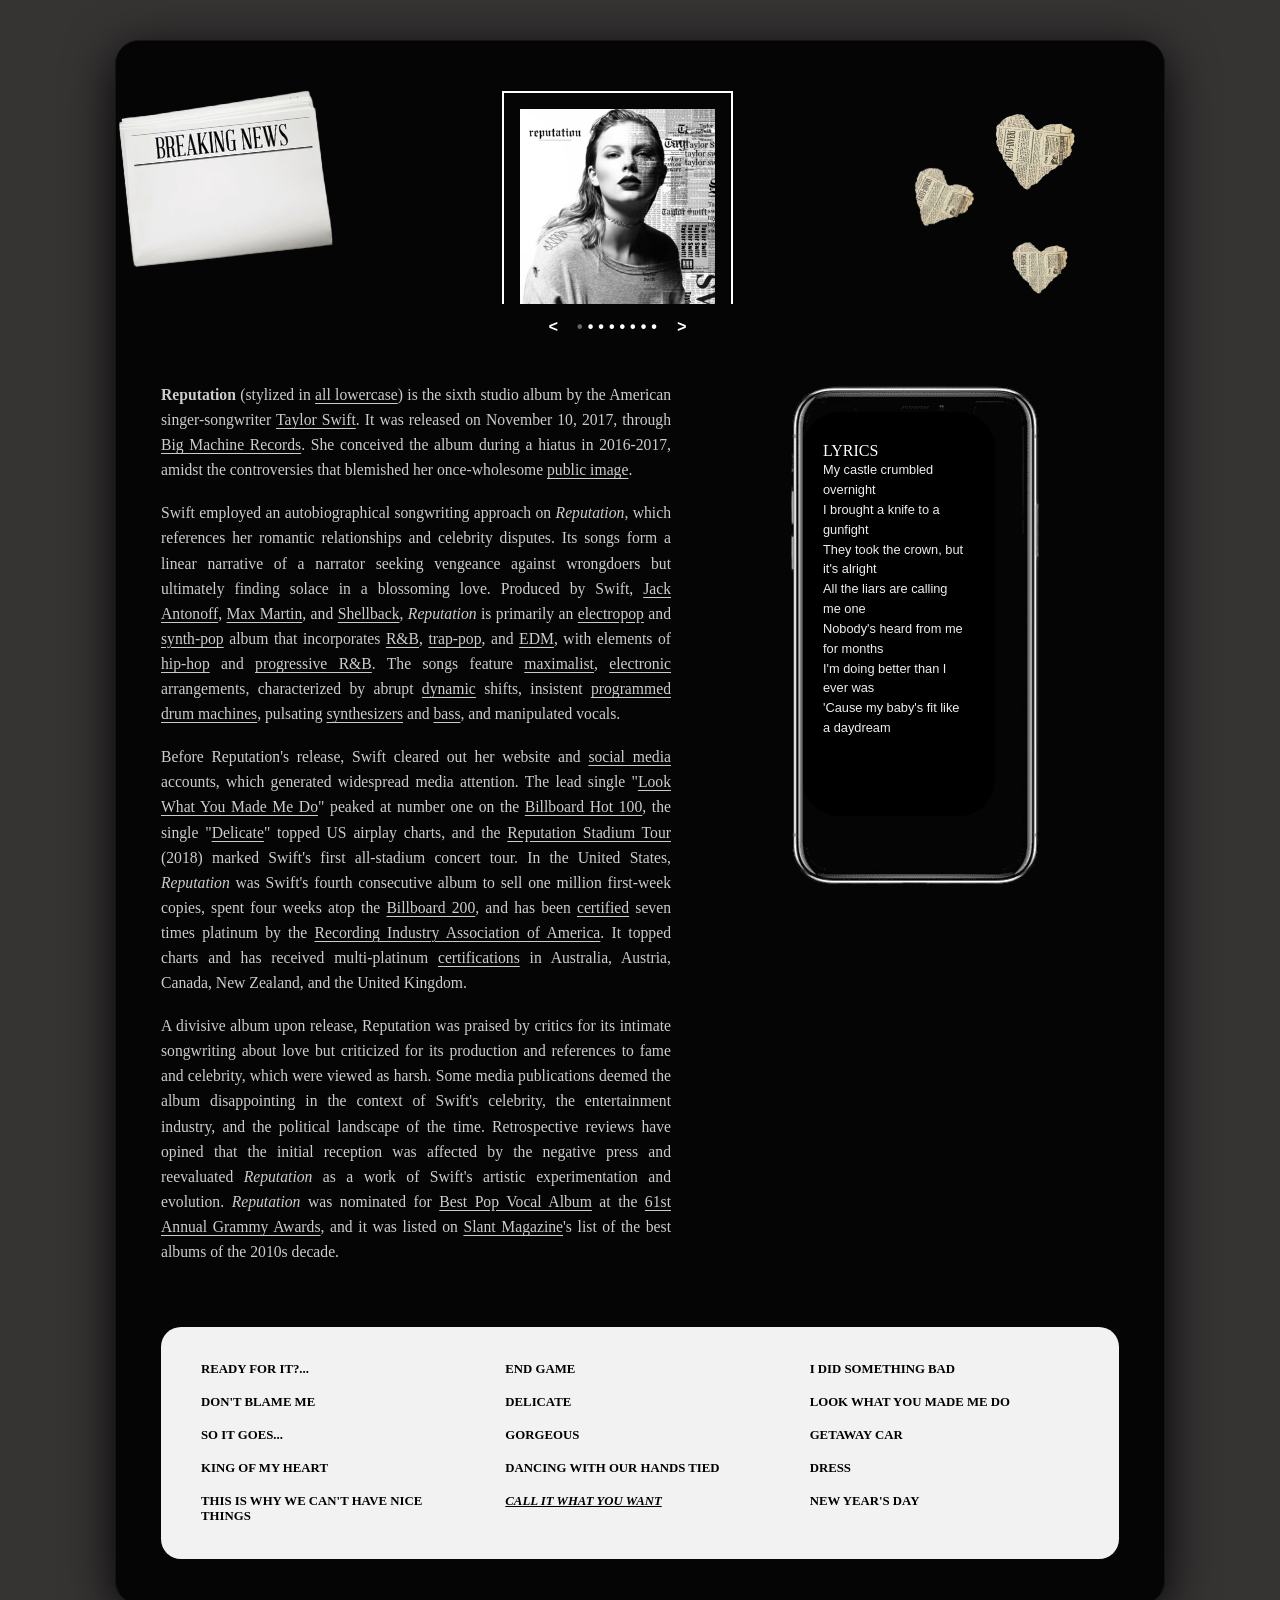
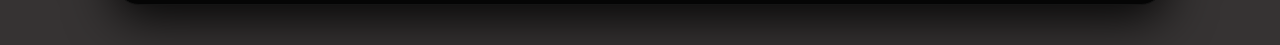
<file: FIGMA2/reputation.html>
<!DOCTYPE html>
<html lang="en">
<head>
    <meta charset="UTF-8">
    <meta name="viewport" content="width=device-width, initial-scale=1.0">
    <title>Taylor Swift - Reputation</title>
    <link rel="stylesheet" href="css/style2.css">
</head>
<body>

    <div class="container">
        
        <div class="main-card-box">
            
            <header class="header">
                <div class="side-decor left-decor">
                    <img src="img/break2.png" alt="Torn Paper" class="torn-paper">
                </div>

                <div class="album-section">
                    <div class="album-frame">
                        <a href="index.html" class="album-home-link">
                            <img src="img/reputation.png" alt="Reputation" class="album-picture">
                        </a>
                    </div>
                    <div class="carousel-nav-container">
                        <a href="folklore.html" class="carousel-arrow left-arrow">&lt;</a>
                        
                        <span class="carousel-dots"><span class="active-dot">•</span>•••••••</span>
                        
                        <a href="debut.html" class="carousel-arrow right-arrow">&gt;</a>
                    </div>
                </div>

                <div class="side-decor right-decor">
                    <div class="hearts-collage">
                        <img src="img/love.png" alt="Love Paper Layout" class="love-paper heart-1">
                        <img src="img/love.png" alt="Love Paper Layout" class="love-paper heart-2">
                        <img src="img/love.png" alt="Love Paper Layout" class="love-paper heart-3">
                    </div>
                </div>
            </header>

            <main class="content-wrapper">
                <section class="biography">
                    <p><strong>Reputation</strong> (stylized in <span class="u">all lowercase</span>) is the sixth studio album by the American singer-songwriter <span class="u">Taylor Swift</span>. It was released on November 10, 2017, through <span class="u">Big Machine Records</span>. She conceived the album during a hiatus in 2016-2017, amidst the controversies that blemished her once-wholesome <span class="u">public image</span>.</p>
                    
                    <p>Swift employed an autobiographical songwriting approach on <em>Reputation</em>, which references her romantic relationships and celebrity disputes. Its songs form a linear narrative of a narrator seeking vengeance against wrongdoers but ultimately finding solace in a blossoming love. Produced by Swift, <span class="u">Jack Antonoff</span>, <span class="u">Max Martin</span>, and <span class="u">Shellback</span>, <em>Reputation</em> is primarily an <span class="u">electropop</span> and <span class="u">synth-pop</span> album that incorporates <span class="u">R&B</span>, <span class="u">trap-pop</span>, and <span class="u">EDM</span>, with elements of <span class="u">hip-hop</span> and <span class="u">progressive R&B</span>. The songs feature <span class="u">maximalist</span>, <span class="u">electronic</span> arrangements, characterized by abrupt <span class="u">dynamic</span> shifts, insistent <span class="u">programmed drum machines</span>, pulsating <span class="u">synthesizers</span> and <span class="u">bass</span>, and manipulated vocals.</p>

                    <p>Before Reputation's release, Swift cleared out her website and <span class="u">social media</span> accounts, which generated widespread media attention. The lead single "<span class="u">Look What You Made Me Do</span>" peaked at number one on the <span class="u">Billboard Hot 100</span>, the single "<span class="u">Delicate</span>" topped US airplay charts, and the <span class="u">Reputation Stadium Tour</span> (2018) marked Swift's first all-stadium concert tour. In the United States, <em>Reputation</em> was Swift's fourth consecutive album to sell one million first-week copies, spent four weeks atop the <span class="u">Billboard 200</span>, and has been <span class="u">certified</span> seven times platinum by the <span class="u">Recording Industry Association of America</span>. It topped charts and has received multi-platinum <span class="u">certifications</span> in Australia, Austria, Canada, New Zealand, and the United Kingdom.</p>

                    <p>A divisive album upon release, Reputation was praised by critics for its intimate songwriting about love but criticized for its production and references to fame and celebrity, which were viewed as harsh. Some media publications deemed the album disappointing in the context of Swift's celebrity, the entertainment industry, and the political landscape of the time. Retrospective reviews have opined that the initial reception was affected by the negative press and reevaluated <em>Reputation</em> as a work of Swift's artistic experimentation and evolution. <em>Reputation</em> was nominated for <span class="u">Best Pop Vocal Album</span> at the <span class="u">61st Annual Grammy Awards</span>, and it was listed on <span class="u">Slant Magazine</span>'s list of the best albums of the 2010s decade.</p>
                </section>

                <section class="phone-section">
                    <div class="phone-container">
                        <img src="img/mobile.png" alt="Phone Display Shell" class="phone-image">
                        <div class="lyrics-screen">
                            <span class="lyrics-label">LYRICS</span>
                            <div id="lyrics-content">My castle crumbled overnight
I brought a knife to a gunfight
They took the crown, but it's alright
All the liars are calling me one
Nobody's heard from me for months
I'm doing better than I ever was
'Cause my baby's fit like a daydream</div>
                        </div>
                    </div>
                </section>
            </main>

            <footer class="tracklist-box">
                <div class="tracklist-grid">
                    <div class="song" data-song="readyforit">READY FOR IT?...</div>
                    <div class="song" data-song="endgame">END GAME</div>
                    <div class="song" data-song="ididsomethingbad">I DID SOMETHING BAD</div>
                    <div class="song" data-song="dontblameme">DON'T BLAME ME</div>
                    <div class="song" data-song="delicate">DELICATE</div>
                    <div class="song" data-song="lwymmd">LOOK WHAT YOU MADE ME DO</div>
                    <div class="song" data-song="soitgoes">SO IT GOES...</div>
                    <div class="song" data-song="gorgeous">GORGEOUS</div>
                    <div class="song" data-song="getawaycar">GETAWAY CAR</div>
                    <div class="song" data-song="kingofmyheart">KING OF MY HEART</div>
                    <div class="song" data-song="dwhnt">DANCING WITH OUR HANDS TIED</div>
                    <div class="song" data-song="dress">DRESS</div>
                    <div class="song" data-song="tiwwchnt">THIS IS WHY WE CAN'T HAVE NICE THINGS</div>
                    <div class="song active" data-song="ciwyw">CALL IT WHAT YOU WANT</div>
                    <div class="song" data-song="newyearsday">NEW YEAR'S DAY</div>
                </div>
            </footer>

        </div>
    </div>

    <script src="js/script.js"></script>
</body>
</html>
</file>
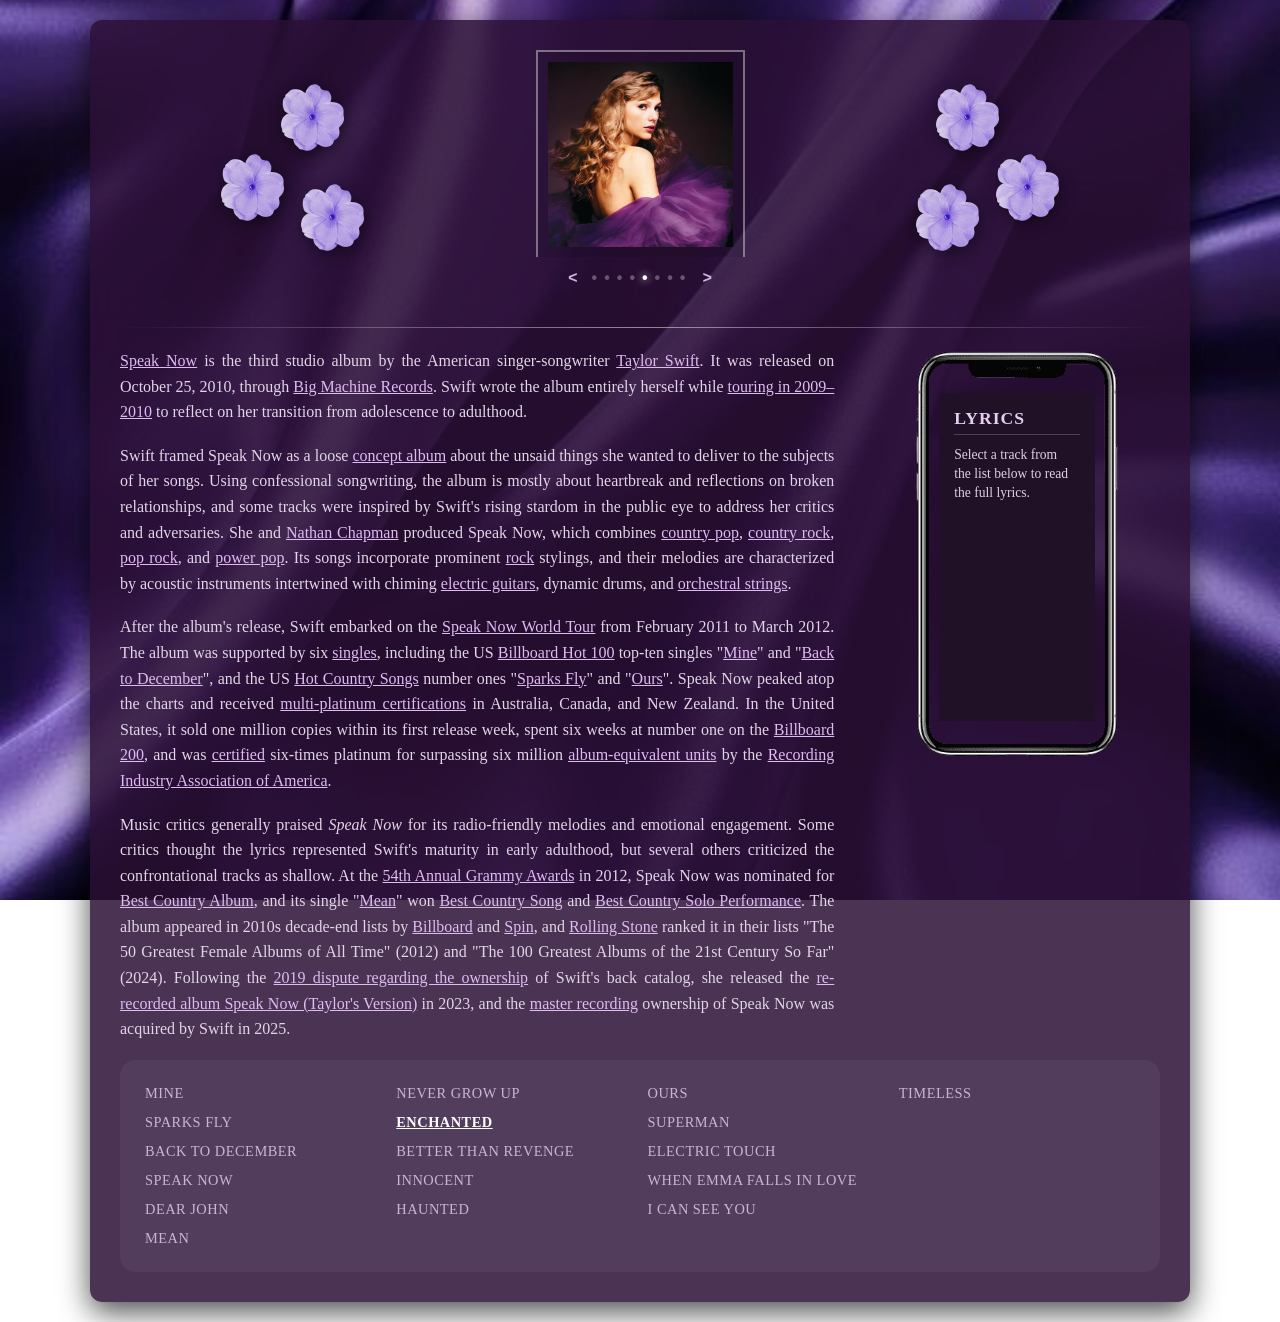
<file: FIGMA2/speaknow.html>
<!DOCTYPE html>
<html lang="en">
<head>
    <meta charset="UTF-8">
    <meta name="viewport" content="width=device-width, initial-scale=1.0">
    <title>Speak Now Album Showcase</title>
    <link rel="stylesheet" href="css/style6.css">
</head>
<body>

    <img src="img/fabric.jpg" alt="Fabric texture background" class="bg-image-layer">

    <div class="wrapper">
        <header class="album-header">
            <div class="carousel-container">
                <img src="img/bunga.png" alt="Flower Decor" class="flower fl-left-1">
                <img src="img/bunga.png" alt="Flower Decor" class="flower fl-left-2">
                <img src="img/bunga.png" alt="Flower Decor" class="flower fl-left-3">

                <a href="index.html" class="album-home-link">
                    <div class="image-frame">
                        <img id="album-display" src="img/SPEAKNOW.jpg" alt="Speak Now Album Cover" class="album-cover">
                    </div>
                </a>

                <img src="img/bunga.png" alt="Flower Decor" class="flower fl-right-1">
                <img src="img/bunga.png" alt="Flower Decor" class="flower fl-right-2">
                <img src="img/bunga.png" alt="Flower Decor" class="flower fl-right-3">

                <div class="carousel-controls">
                    <a href="fearless.html" class="carousel-arrow">&lt;</a>
                    
                    <span class="carousel-dots">••••<span class="active-dot">•</span>•••</span>
                    
                    <a href="red.html" class="carousel-arrow">&gt;</a>
                </div>
            </div>
        </header>

        <hr class="divider">

        <main class="main-content">
            <section class="article-section">
                <p>
                    <a href="#">Speak Now</a> is the third studio album by the American singer-songwriter <a href="#">Taylor Swift</a>. It was released on October 25, 2010, through <a href="#">Big Machine Records</a>. Swift wrote the album entirely herself while <a href="#">touring in 2009–2010</a> to reflect on her transition from adolescence to adulthood.
                </p>
                <p>
                    Swift framed Speak Now as a loose <a href="#">concept album</a> about the unsaid things she wanted to deliver to the subjects of her songs. Using confessional songwriting, the album is mostly about heartbreak and reflections on broken relationships, and some tracks were inspired by Swift's rising stardom in the public eye to address her critics and adversaries. She and <a href="#">Nathan Chapman</a> produced Speak Now, which combines <a href="#">country pop</a>, <a href="#">country rock</a>, <a href="#">pop rock</a>, and <a href="#">power pop</a>. Its songs incorporate prominent <a href="#">rock</a> stylings, and their melodies are characterized by acoustic instruments intertwined with chiming <a href="#">electric guitars</a>, dynamic drums, and <a href="#">orchestral strings</a>.
                </p>
                <p>
                    After the album's release, Swift embarked on the <a href="#">Speak Now World Tour</a> from February 2011 to March 2012. The album was supported by six <a href="#">singles</a>, including the US <a href="#">Billboard Hot 100</a> top-ten singles "<a href="#">Mine</a>" and "<a href="#">Back to December</a>", and the US <a href="#">Hot Country Songs</a> number ones "<a href="#">Sparks Fly</a>" and "<a href="#">Ours</a>". Speak Now peaked atop the charts and received <a href="#">multi-platinum certifications</a> in Australia, Canada, and New Zealand. In the United States, it sold one million copies within its first release week, spent six weeks at number one on the <a href="#">Billboard 200</a>, and was <a href="#">certified</a> six-times platinum for surpassing six million <a href="#">album-equivalent units</a> by the <a href="#">Recording Industry Association of America</a>.
                </p>
                <p>
                    Music critics generally praised <em>Speak Now</em> for its radio-friendly melodies and emotional engagement. Some critics thought the lyrics represented Swift's maturity in early adulthood, but several others criticized the confrontational tracks as shallow. At the <a href="#">54th Annual Grammy Awards</a> in 2012, Speak Now was nominated for <a href="#">Best Country Album</a>, and its single "<a href="#">Mean</a>" won <a href="#">Best Country Song</a> and <a href="#">Best Country Solo Performance</a>. The album appeared in 2010s decade-end lists by <a href="#">Billboard</a> and <a href="#">Spin</a>, and <a href="#">Rolling Stone</a> ranked it in their lists "The 50 Greatest Female Albums of All Time" (2012) and "The 100 Greatest Albums of the 21st Century So Far" (2024). Following the <a href="#">2019 dispute regarding the ownership</a> of Swift's back catalog, she released the <a href="#">re-recorded album Speak Now (Taylor's Version)</a> in 2023, and the <a href="#">master recording</a> ownership of Speak Now was acquired by Swift in 2025.
                </p>
            </section>

            <section class="phone-section" id="mobile-view">
                <div class="smartphone-container">
                    <img src="img/mobile.png" alt="Phone Frame" class="phone-frame-img">
                    <div class="screen-content">
                        <h3 id="lyrics-title">LYRICS</h3>
                        <div class="lyrics-text-window" id="lyrics-window">
                            <p>Select a track from the list below to read the full lyrics.</p>
                        </div>
                    </div>
                </div>
            </section>
        </main>

        <footer class="tracklist-footer">
            <div class="tracklist-grid">
                <div class="track-col">
                    <a href="#" class="track-link" data-track="mine">MINE</a>
                    <a href="#" class="track-link" data-track="sparks-fly">SPARKS FLY</a>
                    <a href="#" class="track-link" data-track="back-to-december">BACK TO DECEMBER</a>
                    <a href="#" class="track-link" data-track="speak-now">SPEAK NOW</a>
                    <a href="#" class="track-link" data-track="dear-john">DEAR JOHN</a>
                    <a href="#" class="track-link" data-track="mean">MEAN</a>
                </div>
                <div class="track-col">
                    <a href="#" class="track-link" data-track="never-grow-up">NEVER GROW UP</a>
                    <a href="#" class="track-link accent" data-track="enchanted">ENCHANTED</a>
                    <a href="#" class="track-link" data-track="better-than-revenge">BETTER THAN REVENGE</a>
                    <a href="#" class="track-link" data-track="innocent">INNOCENT</a>
                    <a href="#" class="track-link" data-track="haunted">HAUNTED</a>
                </div>
                <div class="track-col">
                    <a href="#" class="track-link" data-track="ours">OURS</a>
                    <a href="#" class="track-link" data-track="superman">SUPERMAN</a>
                    <a href="#" class="track-link" data-track="electric-touch">ELECTRIC TOUCH</a>
                    <a href="#" class="track-link" data-track="when-emma-falls-in-love">WHEN EMMA FALLS IN LOVE</a>
                    <a href="#" class="track-link" data-track="i-can-see-you">I CAN SEE YOU</a>
                </div>
                <div class="track-col">
                    <a href="#" class="track-link" data-track="timeless">TIMELESS</a>
                </div>
            </div>
        </footer>
    </div>

    <script src="js/scriptspeaknow.js"></script>
</body>
</html>
</file>
<file: FIGMA2/css/style.css>
/* --- General Reset & Page Layout --- */
* {
    box-sizing: border-box;
    margin: 0;
    padding: 0;
}

body {
    background-color: #610c0c; 
    color: #ffffff;
    font-family: 'Georgia', serif;
    padding: 20px;
    display: flex;
    flex-direction: column;
    align-items: center;
    min-height: 100vh;
}

.container {
    width: 100%;
    max-width: 1000px;
    position: relative;
}

/* --- Header Section --- */
header {
    display: flex;
    flex-direction: column;
    align-items: center;
    width: 100%;
    margin-bottom: 20px;
}

.header-top {
    display: flex;
    justify-content: space-between;
    align-items: center;
    width: 100%;
    margin-bottom: 20px;
}

.music-notes {
    height: 95px;
    width: auto;
    object-fit: contain;
}

.wiki-title-box {
    display: flex;
    flex-direction: column;
    align-items: center;
    background-color: #9d7ba1; 
    border: 3px solid #ffffff;
    padding: 12px 55px;
    text-align: center;
    box-shadow: 0px 4px 10px rgba(0, 0, 0, 0.3);
    gap: 8px;
}

.wiki-text {
    font-family: 'Times New Roman', serif;
    font-size: 2.8rem;
    font-weight: bold;
    letter-spacing: 4px;
    text-transform: uppercase;
    color: #ffffff;
    line-height: 1;
}

.ts-signature {
    height: 65px;
    width: auto;
    object-fit: contain;
}

.search-bar-container {
    width: 100%;
    position: relative;
    display: flex;
    align-items: center;
    margin-bottom: 15px;
}

.search-bar {
    width: 100%;
    padding: 12px 40px 12px 20px;
    border-radius: 25px;
    border: none;
    background-color: #ffffff;
    font-size: 1rem;
}

.search-icon {
    position: absolute;
    right: 20px;
    width: 22px;
    height: 22px;
    cursor: pointer;
}

/* --- Navigation Tabs --- */
.nav-tabs {
    display: flex;
    justify-content: flex-end;
    width: 100%;
    border-bottom: 1px solid rgba(255, 255, 255, 0.4);
    padding-bottom: 5px;
    font-size: 0.8rem;
    text-transform: uppercase;
    gap: 15px;
}

.nav-tabs span {
    cursor: pointer;
    opacity: 0.8;
}

.nav-tabs span:hover {
    opacity: 1;
    text-decoration: underline;
}

/* --- Main Content Split Grid --- */
.main-wrapper {
    display: grid;
    grid-template-columns: 1fr 1fr 1fr; /* This makes all 3 columns identical in width */
    gap: 20px;
    margin-top: 20px;
    border-top: 1px solid rgba(255, 255, 255, 0.4);
    padding-top: 20px;
}

.left-sidebar {
    display: flex;
    flex-direction: column;
    gap: 10px;
}

.sidebar-btn {
    background: rgba(255,255,255,0.1);
    border: 1px solid rgba(255,255,255,0.3);
    color: white;
    padding: 10px;
    text-align: left;
    cursor: pointer;
    font-size: 0.9rem;
    display: flex;
    align-items: center;
    gap: 10px;
    text-transform: uppercase;
    
    /* --- ADD THESE THREE LINES --- */
    text-decoration: none; /* Removes the underline */
    width: 100%;           /* Forces all buttons to stretch to the same width */
    display: inline-flex;  /* Keeps the alignment intact inside the link */
}

.sidebar-btn:hover {
    background: rgba(255,255,255,0.25);
}

.bio-title {
    font-family: 'Times New Roman', serif;
    font-size: 2rem;
    border-bottom: 1px solid rgba(255,255,255,0.3);
    padding-bottom: 5px;
    margin-bottom: 15px;
}

.biography-text {
    font-size: 0.95rem;
    line-height: 1.6;
    text-align: justify;
}

.biography-text a {
    color: #ff9e9e;
    text-decoration: underline;
    cursor: pointer;
}

.infobox {
    background-color: rgba(255, 255, 255, 0.1);
    border: 1px solid rgba(255, 255, 255, 0.2);
    border-radius: 8px;
    padding: 15px;
    font-size: 0.85rem;
}

.infobox-title {
    text-align: center;
    font-weight: bold;
    font-size: 1.1rem;
    margin-bottom: 10px;
}

.infobox-image {
    width: 100%;
    border-radius: 6px;
    margin-bottom: 15px;
}

.infobox-table {
    width: 100%;
    border-collapse: collapse;
}

.infobox-table td {
    padding: 6px 4px;
    vertical-align: top;
    border-bottom: 1px solid rgba(255, 255, 255, 0.1);
}

.infobox-label {
    font-weight: bold;
    width: 40%;
    color: #ddd;
}

/* --- Bottom Vinyl & Showcase Section --- */
.bottom-section {
    margin-top: 60px;
    position: relative;
    width: 100%;
    height: 700px;
    border-top: 2px dashed rgba(255, 255, 255, 0.3);
    padding-top: 30px;
}

.star-decoration {
    position: absolute;
    opacity: 0.8;
}
.s-top-left-1     { top: 20px;  left: 20px;  width: 35px; }
.s-top-left-2     { top: 55px;  left: 50px;  width: 25px; }
.s-bottom-left    { bottom: 40px; left: 30px; width: 45px; }
.s-top-right      { top: 30px;  right: 40px; width: 30px; }
.s-bottom-right-1 { bottom: 20px; right: 20px; width: 45px; }
.s-bottom-right-2 { bottom: 65px; right: 55px; width: 25px; }

.central-vinyl-wrapper {
    position: absolute;
    top: 50%;
    left: 50%;
    transform: translate(-50%, -50%);
    width: 240px;
    height: 240px;
    z-index: 2;
}

.vinyl-disc {
    width: 100%;
    height: 100%;
    animation: spin 15s linear infinite;
}

@keyframes spin {
    100% { transform: rotate(360deg); }
}

.album-card {
    position: absolute;
    width: 160px; 
    display: flex;
    flex-direction: column;
    align-items: center;
    background: rgba(0,0,0,0.4);
    padding: 10px;
    border-radius: 8px;
    box-shadow: 0px 4px 12px rgba(0,0,0,0.5);
}

.album-card a {
    width: 100%;
    display: block;
    transition: transform 0.2s ease;
}

.album-card a:hover {
    transform: scale(1.03); /* Slight zoom accent on image cover link hover */
}

.album-pic {
    width: 100%;
    height: 145px; 
    object-fit: cover;
    border-radius: 4px;
}

.music-player-bar {
    width: 100%;
    height: auto;
    max-height: 65px;
    object-fit: contain;
    margin-top: 8px;
}

.slider-controls {
    display: flex;
    align-items: center;
    gap: 6px;
    margin-top: 6px;
}

.dot {
    width: 7px;
    height: 7px;
    background: rgba(255,255,255,0.4);
    border-radius: 50%;
    cursor: pointer;
}

.dot.active {
    background: #ffffff;
    box-shadow: 0 0 5px #fff;
}

/* Position mapping configuration around central point */
.pos-folklore  { top: 20px;  left: 200px; }
.pos-reputation{ top: 10px;  left: 430px; }
.pos-fearless  { top: 30px;  left: 660px; }
.pos-lover     { top: 230px; left: 40px;  }
.pos-speaknow  { top: 240px; left: 800px; }
.pos-debut     { top: 460px; left: 170px; }
.pos-1989      { top: 480px; left: 420px; }
.pos-red       { top: 470px; left: 660px; }

/* Responsive adjustments */
@media (max-width: 900px) {
    .main-wrapper {
        grid-template-columns: 1fr;
    }
    .bottom-section {
        display: flex;
        flex-wrap: wrap;
        height: auto;
        gap: 25px;
        justify-content: center;
    }
    .album-card {
        position: static;
    }
    .central-vinyl-wrapper {
        display: none;
    }
}
</file>
<file: FIGMA2/css/style8.css>
/* Core Structural Layout Styling */
body {
    background-color: #101e2d;
    font-family: "Georgia", serif;
    margin: 0;
    padding: 20px 0;
    display: flex;
    justify-content: center;
    align-items: center;
}

/* Master Box Wrapper from Screenshot Design */
.unified-interface-box {
    width: 90%;
    max-width: 1050px;
    background-color: #8faec4; /* Pastel sky blue background */
    border: 1px solid #1a2a3a;
    box-shadow: 0 12px 35px rgba(0,0,0,0.4);
    position: relative;
    padding: 30px;
    box-sizing: border-box;
    overflow: hidden;
}

/* Header & Album Setup */
.header-container {
    display: flex;
    justify-content: center;
    align-items: center;
    position: relative;
    height: 340px; /* Enhanced headroom configuration */
    margin-bottom: 15px;
}

/* Stacks items vertically under the center layout block */
.carousel-box {
    display: flex;
    flex-direction: column;
    align-items: center;
    position: relative;
    width: auto;
    z-index: 5;
}

/* Link area framework wrapper */
.album-home-link {
    display: block;
    text-decoration: none;
    cursor: pointer;
}

/* FIX: Changed from border to 3-sided borders (top, left, right) to remove the bottom line */
.album-border-wrapper {
    border-top: 2px solid #dfd3bd;
    border-left: 2px solid #dfd3bd;
    border-right: 2px solid #dfd3bd;
    border-bottom: none;
    padding: 12px;
    background: transparent;
    display: block;
    transition: transform 0.2s ease-in-out;
}

.album-home-link:hover .album-border-wrapper {
    transform: scale(1.02);
}

.album-cover {
    width: 210px;
    height: 210px;
    object-fit: cover;
    display: block;
}

/* Absolute Floating Scatters for Birds */
.bird-scatter {
    position: absolute;
    width: 120px; 
    height: 85px; 
    object-fit: contain;
    opacity: 0.85;
    z-index: 2;
}

/* Left Flying Flock Coordinates */
.scatter-l1 { left: 4%; top: 15px; transform: rotate(-10deg); }
.scatter-l2 { left: 16%; top: 90px; transform: rotate(5deg); }
.scatter-l3 { left: 6%; top: 155px; transform: rotate(-3deg); }

/* Right Flying Flock Coordinates */
.scatter-r1 { right: 4%; top: 25px; transform: rotate(15deg); }
.scatter-r2 { right: 18%; top: 80px; transform: rotate(-8deg); }
.scatter-r3 { right: 7%; top: 160px; transform: rotate(4deg); }

/* --- Carousel Sizing & Structural Properties --- */
.carousel-indicators {
    margin-top: 15px;
    display: inline-flex;
    align-items: center;
    justify-content: center;
    font-weight: bold;
    font-family: 'Courier New', Courier, monospace;
    font-size: 16px;
    line-height: 1;
}

/* Standardized Arrow Elements Styling Layout */
.carousel-arrow {
    color: #ffffff;
    text-decoration: none;
    font-weight: bold;
    cursor: pointer;
    user-select: none;
    padding: 0 6px;
    display: inline-block;
    line-height: 1;
    transition: opacity 0.2s ease-in-out, transform 0.1s ease;
}

.carousel-arrow:hover {
    opacity: 0.6;
    transform: scale(1.15);
}

/* Standardized static text string dot logic */
.carousel-dots {
    letter-spacing: 3px;
    color: rgba(255, 255, 255, 0.4);
    user-select: none;
    pointer-events: none;
    display: inline-block;
    white-space: nowrap;
    line-height: 1;
    text-align: center;
    padding: 0 6px;
}

/* Active tracked single element highlight focus */
.active-dot {
    color: #ffffff;
    display: inline-block;
    line-height: 1;
}

.section-divider {
    border: 0;
    height: 1px;
    background-color: #dfd3bd;
    margin: 20px 0;
}

/* Split Column Layout Grid */
.main-content {
    display: grid;
    grid-template-columns: 1fr 300px;
    gap: 40px;
    align-items: start;
}

.description-column p {
    color: #ffffff;
    font-size: 14px;
    line-height: 1.6;
    margin-bottom: 18px;
    text-align: justify;
}

/* Phone Layout Shell Frame */
.phone-wrapper {
    width: 280px;
    height: 520px;
    position: relative;
    margin: 0 auto;
}

/* Extracted Phone Layout Frame Base styling */
.phone-frame-img {
    width: 100%;
    height: 100%;
    object-fit: contain;
    position: absolute;
    top: 0;
    left: 0;
    z-index: 1;
    pointer-events: none;
}

/* Virtual Scroll Viewport Inside Frame */
.phone-screen {
    position: absolute;
    top: 70px;
    left: 50px;
    width: 170px;
    height: 362px;
    background-color: #8faec4;
    color: #ffffff;
    padding: 15px;
    box-sizing: border-box;
    overflow-y: scroll; /* Forces standard custom viewport functionality */
    z-index: 2;
}

/* Webkit Scrollbar Customization for layout screenshot styling matches */
.phone-screen::-webkit-scrollbar {
    width: 14px;
}
.phone-screen::-webkit-scrollbar-track {
    background: #8faec4;
}
.phone-screen::-webkit-scrollbar-thumb {
    background: #8faec4;
    border-radius: 7px;
    border: 2px solid #8faec4;
}

.lyrics-header {
    font-size: 15px;
    letter-spacing: 1px;
    margin-top: 0;
    margin-bottom: 15px;
    border-bottom: 1px solid rgba(255,255,255,0.3);
    padding-bottom: 5px;
}

#lyrics-content p {
    font-size: 13px;
    line-height: 1.5;
    margin: 0;
}

/* Interactive Footer & Sand System Accent Layout */
.tracks-footer {
    margin-top: 40px;
    background-color: #dfc89d; /* Natural Beach Sand Base Color tint */
    border-radius: 20px;
    padding: 30px;
    position: relative;
    overflow: visible;  /* CRITICAL: Prevents the footer from cutting the shell off */
}

/* Extracted Sand layer repeating element design */
.sand-texture-layer {
    position: absolute;
    bottom: 0;
    left: 0;
    width: 100%;
    height: auto;
    object-fit: fill;
    pointer-events: none;
    z-index: 1;
}

.tracks-grid {
    display: grid;
    grid-template-columns: repeat(3, 1fr);
    gap: 15px 25px;
    position: relative;
    z-index: 2;
}

.track-link {
    color: #ffffff;
    font-size: 12px;
    font-weight: bold;
    cursor: pointer;
    transition: color 0.2s ease;
}

.track-link:hover, .track-link.accent {
    color: #101e2d; /* High contrast select dark blue tone */
}

/* Configure the shell decoration */
.seashell-decorator {
    display: block;
    position: absolute;
    bottom: -50px;         /* Distance from the bottom of the footer */
    right: 15px;          /* Distance from the right edge of the footer */
    width: 150px;          /* Ensure it has a physical width */
    height: 150px;         /* Ensure it has a physical height */
    object-fit: contain;
    z-index: 10;          /* Forces it to sit on top of background colors */
}
</file>
<file: FIGMA2/css/style5.css>
/* Base Canvas Setup */
* {
    box-sizing: border-box;
    margin: 0;
    padding: 0;
}

body {
    font-family: 'Georgia', serif;
    color: #2b1d0c;
    line-height: 1.6;
    display: flex;
    justify-content: center;
    padding: 20px;
    position: relative;
    min-height: 100vh;
}

/* Background image asset layers behind text content */
.bg-image-layer {
    position: fixed;
    top: 0;
    left: 0;
    width: 100%;
    height: 100%;
    object-fit: cover;
    object-position: center;
    z-index: -1;
    pointer-events: none;
}

.wrapper {
    max-width: 1000px;
    width: 100%;
    background: rgba(255, 255, 255, 0.12);
    backdrop-filter: blur(3px);
    padding: 30px;
    border-radius: 8px;
}

/* Header & Album Slider Layout Wrapper */
.album-header {
    display: flex;
    justify-content: center;
    margin-bottom: 25px;
    width: 100%;
}

/* Aligns items vertically and centers them exactly like the Debut card setup */
.carousel-container {
    display: flex;
    flex-direction: column;
    align-items: center;
    text-align: center;
    width: auto;
}

/* Clickable frame container wrapper */
.album-home-link {
    display: block;
    text-decoration: none;
    cursor: pointer;
}

/* FIX: Changed from border to 3-sided borders (top, left, right) to remove the bottom line */
.image-frame {
    display: block;
    border-top: 3px solid #000000;
    border-left: 3px solid #000000;
    border-right: 3px solid #000000;
    border-bottom: none;
    padding: 12px;
    background: transparent;
    transition: transform 0.2s ease-in-out;
}

.album-home-link:hover .image-frame {
    transform: scale(1.02);
}

.album-cover {
    width: 185px;  /* Scaled layout proportions to match Debut and Lover display sizing */
    height: 185px; 
    object-fit: cover;
    box-shadow: 0 4px 12px rgba(0,0,0,0.25);
    display: block;
}

/* --- Carousel Text Control Sizing & Placement Layout Block --- */
.carousel-controls {
    margin-top: 14px;
    display: inline-flex;
    align-items: center;
    justify-content: center;
    font-weight: bold;
    color: #000000;
    font-family: 'Courier New', Courier, monospace;
    font-size: 16px; /* Explicit locked font scaling from the Debut screenshot specifications */
    line-height: 1;
}

/* Left & Right custom responsive slider layout hooks */
.carousel-arrow {
    color: #000000;
    text-decoration: none;
    cursor: pointer;
    user-select: none;
    padding: 0 6px;
    display: inline-block;
    line-height: 1;
    transition: opacity 0.2s ease-in-out, transform 0.1s ease;
}

.carousel-arrow:hover {
    opacity: 0.5;
    transform: scale(1.15);
}

/* Static row alignment style logic preventing line breakage */
.carousel-dots {
    letter-spacing: 3px;
    color: rgba(0, 0, 0, 0.25);
    user-select: none;
    pointer-events: none;
    display: inline-block;
    white-space: nowrap;
    line-height: 1;
    text-align: center;
    padding: 0 6px;
}

/* High contrast tracker active element class focus color */
.active-dot {
    color: #000000;
    display: inline-block;
    line-height: 1;
}

.divider {
    border: none;
    border-top: 1px solid #4a3319;
    margin: 25px 0;
    opacity: 0.4;
}

/* Main Layout Grid Splits */
.main-content {
    display: flex;
    gap: 40px;
    margin-bottom: 40px;
}

.article-section {
    flex: 1.8;
    font-size: 0.95rem;
    text-align: justify;
}

.article-section p {
    margin-bottom: 15px;
}

.article-section a {
    color: #3b240b;
    text-decoration: underline;
}

/* Smartphone Layout Display Specifications */
.phone-section {
    flex: 1;
    display: flex;
    justify-content: center;
    align-items: flex-start;
}

.smartphone-container {
    position: relative;
    width: 260px;
    height: auto;
}

.phone-frame-img {
    width: 100%;
    display: block;
}

.screen-content {
    position: absolute;
    top: 11%;
    left: 20%;
    width: 60%;
    height: 80%;
    background-color: #b98341; 
    padding: 15px;
    overflow: hidden;
    display: flex;
    flex-direction: column;
}

.screen-content h3 {
    font-size: 1.1rem;
    border-bottom: 1px solid rgba(0, 0, 0, 0.2);
    padding-bottom: 5px;
    margin-bottom: 10px;
    color: #000000;
    letter-spacing: 1px;
}

.lyrics-text-window {
    font-size: 0.85rem;
    line-height: 1.4;
    overflow-y: auto;
    flex-grow: 1;
    color: #000000;
    padding-right: 5px;
}

#lyrics-window {
    overflow-y: auto; 
    scrollbar-width: none; 
    -ms-overflow-style: none; 
}

#lyrics-window::-webkit-scrollbar {
    display: none;
}

/* Bottom Footer Grid Panel tracklists */
.tracklist-footer {
    background-color: #6d4b1f;
    border-radius: 20px;
    padding: 25px;
    box-shadow: inset 0 2px 8px rgba(0,0,0,0.3);
}

.tracklist-grid {
    display: grid;
    grid-template-columns: repeat(4, 1fr);
    gap: 15px;
}

.track-col {
    display: flex;
    flex-direction: column;
    gap: 10px;
}

.track-link {
    color: #1d0f02;
    text-decoration: none;
    font-size: 0.82rem;
    font-weight: bold;
    letter-spacing: 0.3px;
    transition: all 0.2s ease;
}

.track-link:hover, .track-link.active-track {
    color: #ffffff;
    text-decoration: underline;
}

/* Media Breakpoint Query Blocks */
@media (max-width: 768px) {
    .main-content {
        flex-direction: column;
    }
    .tracklist-grid {
        grid-template-columns: repeat(2, 1fr);
    }
    body {
        padding: 10px;
    }
}
</file>
<file: FIGMA2/css/style9.css>
/* Base Core Typography & Context Set */
* {
    box-sizing: border-box;
    margin: 0;
    padding: 0;
}

body {
    background-color: #1a1a1a;
    font-family: 'Georgia', serif;
    color: #cccccc;
    display: flex;
    justify-content: center;
    align-items: center;
    min-height: 100vh;
    padding: 20px;
}

/* Main Encapsulated Box Container Context */
.unified-interface-box {
    width: 100%;
    max-width: 1050px;
    background-color: #242424;
    border-radius: 12px;
    padding: 30px;
    box-shadow: 0 20px 40px rgba(0,0,0,0.5);
    overflow: hidden;
}

/* Header & Album Frame Carousel Controls */
.header-container {
    display: flex;
    justify-content: space-between;
    align-items: center;
    position: relative;
    min-height: 340px; /* Balanced structural headroom */
    padding: 10px 0;
}

/* Vertically aligns our image container with the indicators */
.carousel-box {
    display: flex;
    flex-direction: column;
    align-items: center;
    margin: 0 auto;
    position: relative;
    z-index: 5;
}

/* Link area framework wrapper */
.album-home-link {
    display: block;
    text-decoration: none;
    cursor: pointer;
}

/* FIX: Changed from border to 3-sided borders (top, left, right) to remove the bottom line */
.album-border-wrapper {
    border-top: 3px solid #777777;
    border-left: 3px solid #777777;
    border-right: 3px solid #777777;
    border-bottom: none;
    padding: 15px;
    background: transparent;
    display: block;
    transition: transform 0.2s ease-in-out;
}

.album-home-link:hover .album-border-wrapper {
    transform: scale(1.02);
}

.album-cover {
    width: 210px;
    height: 210px;
    object-fit: cover;
    display: block;
}

/* Linear Accents flanking Carousel viewports */
.line-decorator-left, .line-decorator-right {
    position: absolute;
    top: 35%;
    width: 2px;
    height: 90px;
    background: linear-gradient(to bottom, transparent, #555, transparent);
}
.line-decorator-left { left: 25%; }
.line-decorator-right { right: 25%; }

/* --- Carousel Sizing & Structural Properties --- */
.carousel-indicators {
    margin-top: 15px;
    display: inline-flex;
    align-items: center;
    justify-content: center;
    font-weight: bold;
    font-family: 'Courier New', Courier, monospace;
    font-size: 16px;
    line-height: 1;
}

/* Standardized Arrow Elements Styling Layout */
.carousel-arrow {
    color: #666666;
    text-decoration: none;
    font-weight: bold;
    cursor: pointer;
    user-select: none;
    padding: 0 6px;
    display: inline-block;
    line-height: 1;
    transition: color 0.2s ease-in-out, transform 0.1s ease;
}

.carousel-arrow:hover {
    color: #ffffff;
    transform: scale(1.15);
}

/* Standardized static text string dot logic */
.carousel-dots {
    letter-spacing: 3px;
    color: #555555;
    user-select: none;
    pointer-events: none;
    display: inline-block;
    white-space: nowrap;
    line-height: 1;
    text-align: center;
    padding: 0 6px;
}

/* Active tracked single element highlight focus */
.active-dot {
    color: #ffffff;
    display: inline-block;
    line-height: 1;
}

/* --- 1. TREE ZONE AREA --- */
.border-tree-zone {
    position: relative;
    width: 100%;
    margin: 10px 0 30px 0;
}

.section-divider {
    border: 0;
    height: 1px;
    background: linear-gradient(to right, transparent, #555, transparent);
    margin: 0;
    position: relative;
    z-index: 2;
}

.forest-trees {
    width: 410px; 
    height: 300px; 
    object-fit: contain;
    opacity: 0.50; 
    position: absolute;
    bottom: 0px; 
    z-index: 4;
}

.left-trees { 
    left: -10px; 
}

.right-trees { 
    right: -10px; 
}

/* --- 2. TEXT & PHONE COLUMN ADJUSTMENTS --- */
.main-content {
    display: grid;
    grid-template-columns: 1.3fr 1fr; 
    gap: 50px; 
    align-items: center; 
    position: relative;
    z-index: 5;
}

.description-column p {
    font-size: 14.5px; 
    line-height: 1.8;
    margin-bottom: 22px;
    text-align: justify;
    color: #b5b5b5;
}

.description-column p:last-child {
    margin-bottom: 0;
}

.phone-column {
    display: flex;
    justify-content: center;
    align-items: center;
}

/* --- DEVICE INTERFACE ENGINE --- */
.phone-wrapper {
    position: relative;
    width: 320px;    
    height: 630px;    
    margin: 0 auto; 
}

.phone-hardware {
    width: 100%;
    height: 100%;
    object-fit: contain;
    position: absolute;
    top: 0;
    left: 0;
    z-index: 2;
    pointer-events: none;
}

.phone-screen {
    position: absolute;
    top: 74px;
    left: 50px;
    width: 230px;     
    height: 450px;    
    background-color: #242424;
    border-radius: 4px;
    padding: 25px 20px;
    overflow-y: auto;
    z-index: 1;
    color: #dddddd;
}

/* Customized Inner Content Scrollbar engine rules */
.phone-screen::-webkit-scrollbar {
    width: 4px;
}
.phone-screen::-webkit-scrollbar-thumb {
    background-color: #3a3a3a;
    border-radius: 4px;
}

.lyrics-header {
    font-size: 13px;
    letter-spacing: 2px;
    color: #888888;
    margin-bottom: 15px;
    text-transform: uppercase;
    border-bottom: 1px solid #333;
    padding-bottom: 5px;
}

#lyrics-content p {
    font-size: 13px;
    line-height: 1.6;
    font-style: italic;
}

/* Footer Section Grid & Fog Integration Layer styling */
.tracks-footer {
    margin-top: 40px;
    background-color: #1e1e1e;
    border-radius: 8px;
    padding: 35px 25px 60px 25px; 
    position: relative;
    overflow: hidden;
}

.tracks-grid {
    display: grid;
    grid-template-columns: repeat(3, 1fr);
    gap: 20px;
    position: relative;
    z-index: 5;
}

.track-link {
    font-size: 12px;
    letter-spacing: 1px;
    color: #8aa49e; 
    cursor: pointer;
    transition: all 0.2s ease;
}

.track-link:hover, .track-link.accent {
    color: #ffffff;
    text-shadow: 0 0 8px rgba(255,255,255,0.4);
}

/* Grounded Grass Layer placement */
.fog-decorator {
    display: block;
    position: absolute;
    bottom: 0;
    left: 0;
    width: 100%;
    height: 70px;
    object-fit: cover;
    z-index: 3;
    pointer-events: none; 
    opacity: 0.5;
}

/* Clean Dynamic Responsive Breakpoints */
@media(max-width: 768px) {
    .main-content {
        grid-template-columns: 1fr;
    }
    .tracks-grid {
        grid-template-columns: repeat(2, 1fr);
    }
    .forest-trees {
        display: none;
    }
}
</file>
<file: FIGMA2/css/style4.css>
/* Base Canvas Setup */
* {
    box-sizing: border-box;
    margin: 0;
    padding: 0;
}

body {
    color: #000000; 
    font-family: 'Times New Roman', Times, serif;
    margin: 0;
    padding: 40px 20px;
    display: flex;
    justify-content: center;
    align-items: center;
    position: relative;
    min-height: 100vh;
}

/* Full-screen background layout for the HTML image */
.bg-image-container {
    position: fixed;
    top: 0;
    left: 0;
    width: 100%;
    height: 100%;
    object-fit: cover;
    object-position: center;
    z-index: -1; 
}

/* Structural Master Constraint Shell */
.container {
    width: 100%;
    display: flex;
    justify-content: center;
    align-items: center;
    position: relative;
    z-index: 2;
}

/* Central Framing Canvas Card Box - Scaled Up slightly */
.main-card-box {
    width: 100%;
    max-width: 1050px; 
    border-radius: 24px;
    padding: 40px; 
}

/* --- LOVER THEME OVERRIDES --- */
.main-card-box.lover-theme {
    background-color: rgba(255, 255, 255, 0.45); 
    box-shadow: 0 10px 40px rgba(231, 154, 182, 0.3);
    border: none;
}

/* Header Sections Configuration */
.header {
    display: flex;
    justify-content: space-between;
    align-items: flex-start;
    position: relative;
    margin-bottom: 35px;
    min-height: 230px;
}

.side-decor {
    flex: 1;
}

/* Album Box Layout and Image Links */
.album-section {
    display: flex;
    flex-direction: column;
    align-items: center;
    justify-content: center;
    margin: 5px auto 0 auto;
    text-align: center;
}

.album-frame-lover {
    border-left: 2px solid #51283c; 
    border-right: 2px solid #51283c;
    border-top: 2px solid #51283c;
    border-bottom: none;
    padding: 15px 15px 0 15px;
    display: flex;
    justify-content: center;
    align-items: center;
}

.album-home-link {
    display: block;
    text-decoration: none;
    line-height: 0;
    cursor: pointer;
}

.album-picture {
    width: 185px; 
    display: block;
    height: auto;
    border-radius: 4px;
    transition: transform 0.2s ease-in-out;
}

.album-home-link:hover .album-picture {
    transform: scale(1.02);
}

/* --- Carousel Navigation Layout Config --- */
.carousel-nav-container {
    display: inline-flex;
    align-items: center;
    justify-content: center;
    margin-top: 14px;
    font-family: 'Courier New', Courier, monospace;
    font-size: 16px;
    font-weight: bold;
    color: #51283c;
    line-height: 1;
}

/* Separate clickable button properties for arrows */
.carousel-arrow {
    color: #51283c;
    text-decoration: none;
    cursor: pointer;
    transition: opacity 0.2s ease-in-out, transform 0.1s ease;
    padding: 0 6px;
    display: inline-block;
    line-height: 1;
}

.carousel-arrow:hover {
    opacity: 0.5;
    transform: scale(1.15);
}

/* Middle dots style block - prevents stacking onto separate lines */
.carousel-dots {
    letter-spacing: 3px;
    color: rgba(81, 40, 60, 0.35); /* Soft, lighter default base for dots */
    user-select: none;
    pointer-events: none; /* Disables click interactions */
    display: inline-block;
    white-space: nowrap; /* CRITICAL FIX: Forces all dots onto a single straight horizontal row */
    line-height: 1;
    text-align: center;
    padding: 0 6px; 
}

/* Custom indicator class to darken the 3rd dot */
.active-dot {
    color: #51283c; /* Full contrast dark shade */
    display: inline-block;
    line-height: 1;
}

/* Structural Content Balance Splits */
.content-wrapper {
    display: flex;
    gap: 40px; 
    margin-bottom: 40px;
}

.biography {
    flex: 1.4;
    font-size: 0.98rem; 
    line-height: 1.6;
    text-align: justify;
    color: #2b1722;
}

.biography p { margin-bottom: 16px; }
.u { text-decoration: underline; text-underline-offset: 3px; }

/* Phone Section Geometry Alignment */
.phone-section {
    flex: 1.1;
    display: flex;
    justify-content: center;
    align-items: flex-start;
}

.phone-container {
    position: relative;
    width: 300px; 
    margin: 0 auto;
}

.phone-image { 
    width: 100%; 
    display: block; 
    height: auto;
    pointer-events: none;
}

/* Viewport bounds safely within screen viewport margins */
.lyrics-screen {
    position: absolute;
    top: 10%;
    left: 20%;
    width: 60%;
    height: 80%;
    padding: 28px 18px 18px 18px;
    overflow-y: auto;
    border-radius: 36px;
    box-sizing: border-box;
    
    scrollbar-width: none;
    -ms-overflow-style: none;
}

.lyrics-screen.lover-lyrics-bg {
    background: #eed1db; 
}

.lyrics-screen::-webkit-scrollbar {
    display: none;
}

.lyrics-label {
    font-size: 0.75rem;
    font-weight: bold;
    letter-spacing: 2px;
    display: block;
    margin-bottom: 12px;
    font-family: Arial, sans-serif;
}

.lyrics-label.lover-label-color {
    color: #51283c;
    opacity: 0.8;
}

#lyrics-content {
    font-family: Arial, sans-serif;
    font-size: 0.8rem;
    white-space: pre-line;
    line-height: 1.55;
    color: #381e2b;
    padding-right: 5px;
    box-sizing: border-box;
    font-weight: 500;
}

/* Bottom Grid Track Container */
.tracklist-box.lover-tracks {
    background-color: #e5a4b8; 
    border-radius: 20px;
    padding: 30px 35px;
}

.tracklist-grid {
    display: grid;
    grid-template-columns: repeat(3, 1fr); 
    gap: 16px 22px;
    font-weight: bold;
    font-size: 0.75rem;
}

.tracklist-box.lover-tracks .song { 
    cursor: pointer; 
    transition: color 0.15s ease-in-out;
    color: #ffffff;
}

.tracklist-box.lover-tracks .song:hover { 
    color: #51283c; 
}

.tracklist-box.lover-tracks .song.active { 
    font-style: normal; 
    text-decoration: underline; 
    font-weight: 900;
    color: #51283c;
}

/* Floating borders/decor placeholders */
.glitter-border {
    position: relative;
    z-index: 3;
}

/* Responsive Structural Breakpoints */
@media (max-width: 768px) {
    .content-wrapper {
        flex-direction: column;
        align-items: center;
    }
    .tracklist-grid {
        grid-template-columns: repeat(2, 1fr);
    }
}
</file>
<file: FIGMA2/css/style7.css>
/* Base Layout Configurations */
* {
    box-sizing: border-box;
    margin: 0;
    padding: 0;
}

body {
    color: #D3C2A3;
    font-family: 'Georgia', serif;
    padding: 30px 15px;
    display: flex;
    justify-content: center;
    position: relative;
    min-height: 100vh;
}

/* Background image handling layer */
.bg-image-layer {
    position: fixed;
    top: 0;
    left: 0;
    width: 100%;
    height: 100%;
    object-fit: cover;
    object-position: center;
    z-index: -1;
    pointer-events: none;
}

/* The Single Unified Container Box */
.unified-interface-box {
    background-color: #4A1504; /* Deep mahogany red panel fill */
    border: 1px solid #5D1F0E;
    border-radius: 24px;
    padding: 35px;
    width: 100%;
    max-width: 1050px;
    box-shadow: 0 12px 40px rgba(0, 0, 0, 0.5);
    position: relative;
    overflow: hidden;
}

/* Header Container Structure */
.header-container {
    display: flex;
    justify-content: center;
    align-items: center;
    width: 100%;
    position: relative;
    height: 250px; /* Slight height increase to manage vertical tracking flow nicely */
}

/* Individual Floating/Scattered Lips Layout rules */
.kiss-scatter {
    position: absolute;
    width: 100px;
    height: 75px;
    opacity: 0.85;
    display: block;
    z-index: 1;
}

.kiss-scatter img {
    width: 100%;
    height: 100%;
    object-fit: contain;
    display: block;
    pointer-events: none;
}

/* Scattered coordinate sets */
.scatter-l1 { left: 2%; top: 15px; transform: rotate(-15deg); }
.scatter-l2 { left: 14%; top: 100px; transform: rotate(12deg); }
.scatter-l3 { left: 6%; top: 145px; transform: rotate(-5deg); }

.scatter-r1 { right: 3%; top: 30px; transform: rotate(20deg); }
.scatter-r2 { right: 13%; top: 85px; transform: rotate(-18deg); }
.scatter-r3 { right: 5%; top: 150px; transform: rotate(8deg); }

/* Stacks items vertically under the center layout block */
.carousel-box {
    display: flex;
    flex-direction: column;
    align-items: center;
    position: relative;
    width: auto;
    z-index: 2;
}

/* Link area framework wrapper */
.album-home-link {
    display: block;
    text-decoration: none;
    cursor: pointer;
}

/* FIX: Changed from border to 3-sided borders (top, left, right) to remove the bottom line */
.album-border-wrapper {
    border-top: 2px solid #D3C2A3; 
    border-left: 2px solid #D3C2A3; 
    border-right: 2px solid #D3C2A3; 
    border-bottom: none;
    padding: 12px;
    display: block;
    transition: transform 0.2s ease-in-out;
}

.album-home-link:hover .album-border-wrapper {
    transform: scale(1.02);
}

/* Normalized cover display dimension metrics */
.album-cover {
    width: 185px;
    height: 185px;
    object-fit: cover;
    display: block;
}

/* Vertical Separator Accents */
.line-decorator-left, .line-decorator-right {
    position: absolute;
    top: 10%;
    width: 2px;
    height: 130px;
    background: linear-gradient(to bottom, transparent, #D3C2A3, transparent);
}
.line-decorator-left { left: -45px; }
.line-decorator-right { right: -45px; }

/* --- Carousel Sizing & Structural Properties --- */
.carousel-indicators {
    margin-top: 14px;
    display: inline-flex;
    align-items: center;
    justify-content: center;
    font-weight: bold;
    font-family: 'Courier New', Courier, monospace;
    font-size: 16px;
    line-height: 1;
}

/* Standardized Arrow Elements Styling Layout */
.carousel-arrow {
    color: #FFFFFF;
    text-decoration: none; 
    cursor: pointer;
    user-select: none;
    padding: 0 6px;
    display: inline-block;
    line-height: 1;
    transition: opacity 0.2s ease-in-out, transform 0.1s ease;
}

.carousel-arrow:hover {
    opacity: 0.6;
    transform: scale(1.15);
}

/* Standardized static text string dot logic */
.carousel-dots {
    letter-spacing: 3px;
    color: rgba(255, 255, 255, 0.3);
    user-select: none;
    pointer-events: none;
    display: inline-block;
    white-space: nowrap;
    line-height: 1;
    text-align: center;
    padding: 0 6px;
}

/* Active tracked single element highlight focus */
.active-dot {
    color: #FFFFFF;
    display: inline-block;
    line-height: 1;
}

.section-divider {
    border: 0;
    height: 1px;
    background: linear-gradient(to right, transparent, #D3C2A3, transparent);
    margin: 25px 0;
}

/* Main Content Column Configurations */
.main-content {
    display: flex;
    gap: 40px;
}

.description-column {
    flex: 2;
    font-size: 0.95rem;
    line-height: 1.7;
    text-align: justify;
}

.description-column p {
    margin-bottom: 20px;
}

/* Smartphone Structural Layout Configuration */
.phone-column {
    flex: 1;
    display: flex;
    justify-content: center;
}

.phone-wrapper {
    position: relative;
    width: 280px;
    height: 520px;
}

.phone-frame-img {
    width: 100%;
    height: 100%;
    object-fit: contain;
    display: block;
    pointer-events: none;
}

.phone-screen {
    position: absolute;
    top: 70px;
    left: 50px;
    width: 180px;
    height: 370px;
    background-color: #4A1504;
    color: #FFFFFF;
    padding: 15px;
    box-sizing: border-box;
    overflow-y: auto;
    scrollbar-width: none; 
    -ms-overflow-style: none;  
}

.phone-screen::-webkit-scrollbar {
    display: none;
}

.lyrics-header {
    font-family: Arial, sans-serif;
    letter-spacing: 2px;
    font-size: 1.1rem;
    margin-top: 0;
    border-bottom: 1px solid #3d140b;
    padding-bottom: 5px;
}

/* Tracklist Tray Segment */
.tracks-footer {
    margin-top: 35px;
    background-color: #2D0A01; 
    border: 1px solid #411306;
    border-radius: 16px;
    padding: 25px;
}

.tracks-grid {
    display: grid;
    grid-template-columns: repeat(5, 1fr);
    gap: 18px 22px;
}

.track-link {
    color: #B19B81;
    font-size: 0.82rem;
    font-weight: bold;
    cursor: pointer;
    transition: color 0.2s;
}

.track-link:hover, .track-link.accent {
    color: #FFFFFF;
}
</file>
<file: FIGMA2/css/style2.css>
/* Base Canvas Setup */
* {
    box-sizing: border-box;
    margin: 0;
    padding: 0;
}

body {
    background-color: #363333;
    color: #ffffff;
    font-family: 'Times New Roman', Times, serif;
    margin: 0;
    padding: 40px 20px;
    display: flex;
    justify-content: center;
}

.container {
    max-width: 1050px;
    width: 100%;
}

/* Central Framing Canvas Card Box Behind Content */
.main-card-box {
    background-color: #050505;
    border: 1px solid #141414;
    border-radius: 24px;
    padding: 45px;
    box-shadow: 0 12px 50px rgba(0, 0, 0, 0.95);
}

/* Header Sections Configuration */
.header {
    display: flex;
    justify-content: space-between;
    align-items: flex-start;
    position: relative;
    margin-bottom: 45px;
    min-height: 250px;
}

.side-decor {
    flex: 1;
}

.left-decor {
    display: flex;
    justify-content: flex-start;
    margin-left: -45px; 
    align-items: center;
}

/* Makes the breaking news image smaller and slightly tilted */
.left-decor img {
    width: 220px;                /* Reduced size from 275px to make it smaller */
    max-width: none;
    height: auto;
    display: block;
    transform: rotate(-6deg);    /* Tilts it slightly to the left */
    transform-origin: center;
}

/* Album Box 3-Sided Border Execution */
.album-section {
    display: flex;
    flex-direction: column;
    align-items: center;
    margin-top: 5px;
}

.album-frame {
    border-top: 2px solid #ffffff;   /* Above Line */
    border-left: 2px solid #ffffff;  /* Left Line */
    border-right: 2px solid #ffffff; /* Right Line */
    border-bottom: none;             /* Keeps open on bottom side */
    padding: 16px 16px 0 16px;
}

.album-picture {
    width: 195px;
    display: block;
    height: auto;
}

/* --- Carousel Navigation Layout and Splitting --- */
.carousel-nav-container {
    display: inline-flex;
    align-items: center;
    gap: 12px;             /* Clean layout gap between arrows and dots */
    margin-top: 15px;
    font-family: 'Courier New', Courier, monospace;
    font-size: 16px;
    font-weight: bold;
    color: #ffffff;
}

/* Separate interactive button targets for arrows */
.carousel-arrow {
    color: #ffffff;
    text-decoration: none;
    cursor: pointer;
    transition: opacity 0.2s ease-in-out, transform 0.1s ease;
    padding: 0 5px;       /* Enhances clickable click area target footprint */
    display: inline-block;
}

.carousel-arrow:hover {
    opacity: 0.6;
    transform: scale(1.15); /* Subtle scale response feedback on hover */
}

/* Static central dots style */
.carousel-dots {
    letter-spacing: 1px;
    color: #ffffff;
    user-select: none;     /* Prevents accidental text-selection highlighted states */
    pointer-events: none;  /* Makes dots completely unclickable */
}

/* Specific styling for the first dot to make it darker */
.active-dot {
    color: #666666;        /* Muted gray shade to look darker than white dots */
    display: inline-block;
}

/* Layered Multi-Hearts Collage Layout rules */
.right-decor {
    display: flex;
    justify-content: flex-end;
}

.hearts-collage {
    position: relative;
    width: 230px;
    height: 230px;
}

.love-paper {
    position: absolute;
    height: auto;
}

/* Scaling up the individual stacked heart nodes */
.heart-1 { width: 130px; top: 0; right: 15px; transform: rotate(-5deg); z-index: 3; }
.heart-2 { width: 100px; top: 65px; left: 5px; transform: rotate(15deg); z-index: 2; }
.heart-3 { width: 90px; bottom: 5px; right: 30px; transform: rotate(-12deg); z-index: 1; }

/* Structural Content Balance Splits */
.content-wrapper {
    display: flex;
    gap: 40px;
    margin-bottom: 45px;
}

.biography {
    flex: 1.5;
    font-size: 0.98rem;
    line-height: 1.6;
    text-align: justify;
    color: #cccccc;
}

.biography p { margin-bottom: 18px; }
.u { text-decoration: underline; text-underline-offset: 3px; }

/* Phone Section Screen Geometry Alignment with img/mobile.png */
.phone-section {
    flex: 1.2;
    display: flex;
    justify-content: center;
    align-items: flex-start;
}

.phone-container {
    position: relative;
    width: 320px; /* Physically larger footprint framework scale */
    margin: 0 auto;
}

.phone-image { 
    width: 100%; 
    display: block; 
    height: auto;
    pointer-events: none;
}

/* Precise containment layout to align text perfectly inside the screen of img/mobile.png */
.lyrics-screen {
    position: absolute;
    top: 6%;           /* Adjusted down slightly to sit nicely below the upper bezel curve */
    left: 15%;          /* Centers the screen within the phone's hardware bezels */
    width: 60%;        /* Matches the visual width of the screen display glass */
    height: 80%;       /* Prevents the black background box from overlapping the bottom borders */
    background: #000000;
    
    /* Adds safe interior space so the lyrics don't hit the screen edges */
    padding: 30px 20px 20px 20px; 
    
    overflow-y: auto;    /* Keeps vertical scroll functionality alive */
    border-radius: 36px; /* Curves the container to sit flawlessly within the display's inner corners */
    box-sizing: border-box;
    
    /* Hides visible browser scrollbars completely */
    scrollbar-width: none;       /* Firefox */
    -ms-overflow-style: none;    /* IE and Edge */
}

/* Hides scrollbars for Chrome, Safari, and newer Opera/Edge engines */
.lyrics-screen::-webkit-scrollbar {
    display: none;
}

/* Fixed sizing preventing text lines from touching or clipping the glass edge */
#lyrics-content {
    font-family: Arial, sans-serif;
    font-size: 0.8rem;
    white-space: pre-line;
    line-height: 1.55;
    color: #eeeeee;
    padding-right: 10px; /* Added slight buffer to protect right edge alignment */
    box-sizing: border-box;
}

/* Bottom Grid Track Container */
.tracklist-box {
    background-color: #f2f2f2;
    color: #000000;
    border-radius: 20px;
    padding: 35px 40px;
}

.tracklist-grid {
    display: grid;
    grid-template-columns: repeat(3, 1fr);
    gap: 18px 35px;
    font-weight: bold;
    font-size: 0.8rem;
}

.song { cursor: pointer; transition: color 0.15s ease-in-out; }
.song:hover { color: #666666; }
.song.active { font-style: italic; text-decoration: underline; }
</file>
<file: FIGMA2/css/style6.css>
/* Base Layout Configurations */
* {
    box-sizing: border-box;
    margin: 0;
    padding: 0;
}

body {
    font-family: 'Georgia', serif;
    color: #f5f5f5;
    display: flex;
    justify-content: center;
    padding: 20px 0;
    position: relative;
    min-height: 100vh;
}

/* Background layout logic handling the HTML image element */
.bg-image-layer {
    position: fixed;
    top: 0;
    left: 0;
    width: 100%;
    height: 100%;
    object-fit: cover;
    object-position: center;
    z-index: -1;
    pointer-events: none;
}

.wrapper {
    width: 90%;
    max-width: 1100px;
    background: rgba(43, 16, 54, 0.85); /* Deep royal dark purple backing */
    border-radius: 12px;
    padding: 30px;
    box-shadow: 0 10px 30px rgba(0, 0, 0, 0.7);
}

/* Header & Image Layout Wrapper */
.album-header {
    width: 100%;
    display: flex;
    justify-content: center;
    position: relative;
    padding-bottom: 20px;
}

/* Forces carousel elements to stack perfectly vertically under the image frame */
.carousel-container {
    display: flex;
    flex-direction: column;
    align-items: center;
    text-align: center;
    position: relative;
    width: 100%;
    max-width: 650px;
}

/* Clickable frame container block for navigation */
.album-home-link {
    display: block;
    text-decoration: none;
    cursor: pointer;
}

/* FIX: Changed from border to 3-sided borders (top, left, right) to remove the bottom line */
.image-frame {
    display: block;
    border-top: 2px solid rgba(255, 255, 255, 0.4);
    border-left: 2px solid rgba(255, 255, 255, 0.4);
    border-right: 2px solid rgba(255, 255, 255, 0.4);
    border-bottom: none;
    padding: 10px;
    background: rgba(0, 0, 0, 0.1);
    transition: transform 0.2s ease-in-out;
}

.album-home-link:hover .image-frame {
    transform: scale(1.02);
}

/* Reduced Album Picture Size */
.album-cover {
    width: 185px;  /* Sized to match standard layout configuration */
    height: 185px; 
    object-fit: cover;
    display: block;
}

/* Decorative Flower Overlays */
.flower {
    position: absolute;
    width: 75px;
    height: auto;
    opacity: 0.9;
    filter: drop-shadow(2px 4px 8px rgba(0,0,0,0.5));
}

.fl-left-1 { top: 100px; left: -100px; }
.fl-left-2 { top: 30px; left: -40px; }
.fl-left-3 { top: 130px; left: -20px; }

.fl-right-1 { top: 30px; right: -40px; }
.fl-right-2 { top: 100px; right: -100px; }
.fl-right-3 { top: 130px; right: -20px; }

/* --- Carousel Text Control Sizing & Placement Block --- */
.carousel-controls {
    margin-top: 14px;
    display: inline-flex;
    align-items: center;
    justify-content: center;
    font-weight: bold;
    font-family: 'Courier New', Courier, monospace;
    font-size: 16px;
    line-height: 1;
}

/* Arrow layout elements styling */
.carousel-arrow {
    color: #d1b3e0;
    text-decoration: none;
    cursor: pointer;
    user-select: none;
    padding: 0 6px;
    display: inline-block;
    line-height: 1;
    transition: color 0.2s ease, transform 0.1s ease;
}

.carousel-arrow:hover {
    color: #ffffff;
    transform: scale(1.15);
}

/* Static side-by-side dot string logic */
.carousel-dots {
    letter-spacing: 3px;
    color: rgba(255, 255, 255, 0.3); /* Balanced dim base color shade */
    user-select: none;
    pointer-events: none;
    display: inline-block;
    white-space: nowrap;
    line-height: 1;
    text-align: center;
    padding: 0 6px;
}

/* Active index element focus style */
.active-dot {
    color: #ffffff;
    display: inline-block;
    line-height: 1;
    text-shadow: 0 0 8px #fff;
}

.divider {
    border: 0;
    height: 1px;
    background: linear-gradient(to right, transparent, rgba(255,255,255,0.5), transparent);
    margin: 20px 0;
}

/* Main Layout Grid Splits */
.main-content {
    display: flex;
    gap: 40px;
    align-items: flex-start;
}
.article-section {
    flex: 2.5;
}

.article-section p {
    font-size: 1rem;
    line-height: 1.6;
    margin-bottom: 18px;
    text-align: justify;
    color: #e2d5e7;
}

.article-section a {
    color: #dfbbf2;
    text-decoration: underline;
}

/* Smartphone Display Styling */
.phone-section {
    flex: 1;
    display: flex;
    justify-content: center;
    align-items: flex-start;
}

.smartphone-container {
    position: relative;
    width: 260px;
    height: auto;
}

.phone-frame-img {
    width: 100%;
    display: block;
}

.screen-content {
    position: absolute;
    top: 11%;
    left: 20%;
    width: 60%;
    height: 80%;
    background-color: #211126;
    padding: 15px;
    overflow: hidden;
    display: flex;
    flex-direction: column;
}

.screen-content h3 {
    font-size: 1.1rem;
    border-bottom: 1px solid rgba(255,255,255,0.2);
    padding-bottom: 5px;
    margin-bottom: 10px;
    color: #e5cef2;
    letter-spacing: 1px;
}

.lyrics-text-window {
    font-size: 0.85rem;
    line-height: 1.4;
    overflow-y: auto;
    flex-grow: 1;
    color: #dcd1e0;
    padding-right: 5px;
}

/* Footer Track Columns */
.tracklist-footer {
    background: rgba(255, 255, 255, 0.05);
    border-radius: 16px;
    padding: 25px;
}

.tracklist-grid {
    display: grid;
    grid-template-columns: repeat(4, 1fr);
    gap: 15px;
}

.track-col {
    display: flex;
    flex-direction: column;
    gap: 12px;
}

.track-link {
    color: #cbb4d6;
    text-decoration: none;
    font-size: 0.9rem;
    letter-spacing: 0.5px;
    transition: color 0.2s ease;
}

.track-link:hover {
    color: #ffffff;
}

.track-link.accent {
    text-decoration: underline;
    font-weight: bold;
    color: #fff;
}

/* Scrollbar Customization for Phone Screen */
.lyrics-text-window::-webkit-scrollbar {
    width: 4px;
}
.lyrics-text-window::-webkit-scrollbar-thumb {
    background: rgba(255, 255, 255, 0.2);
    border-radius: 4px;
}
</file>
